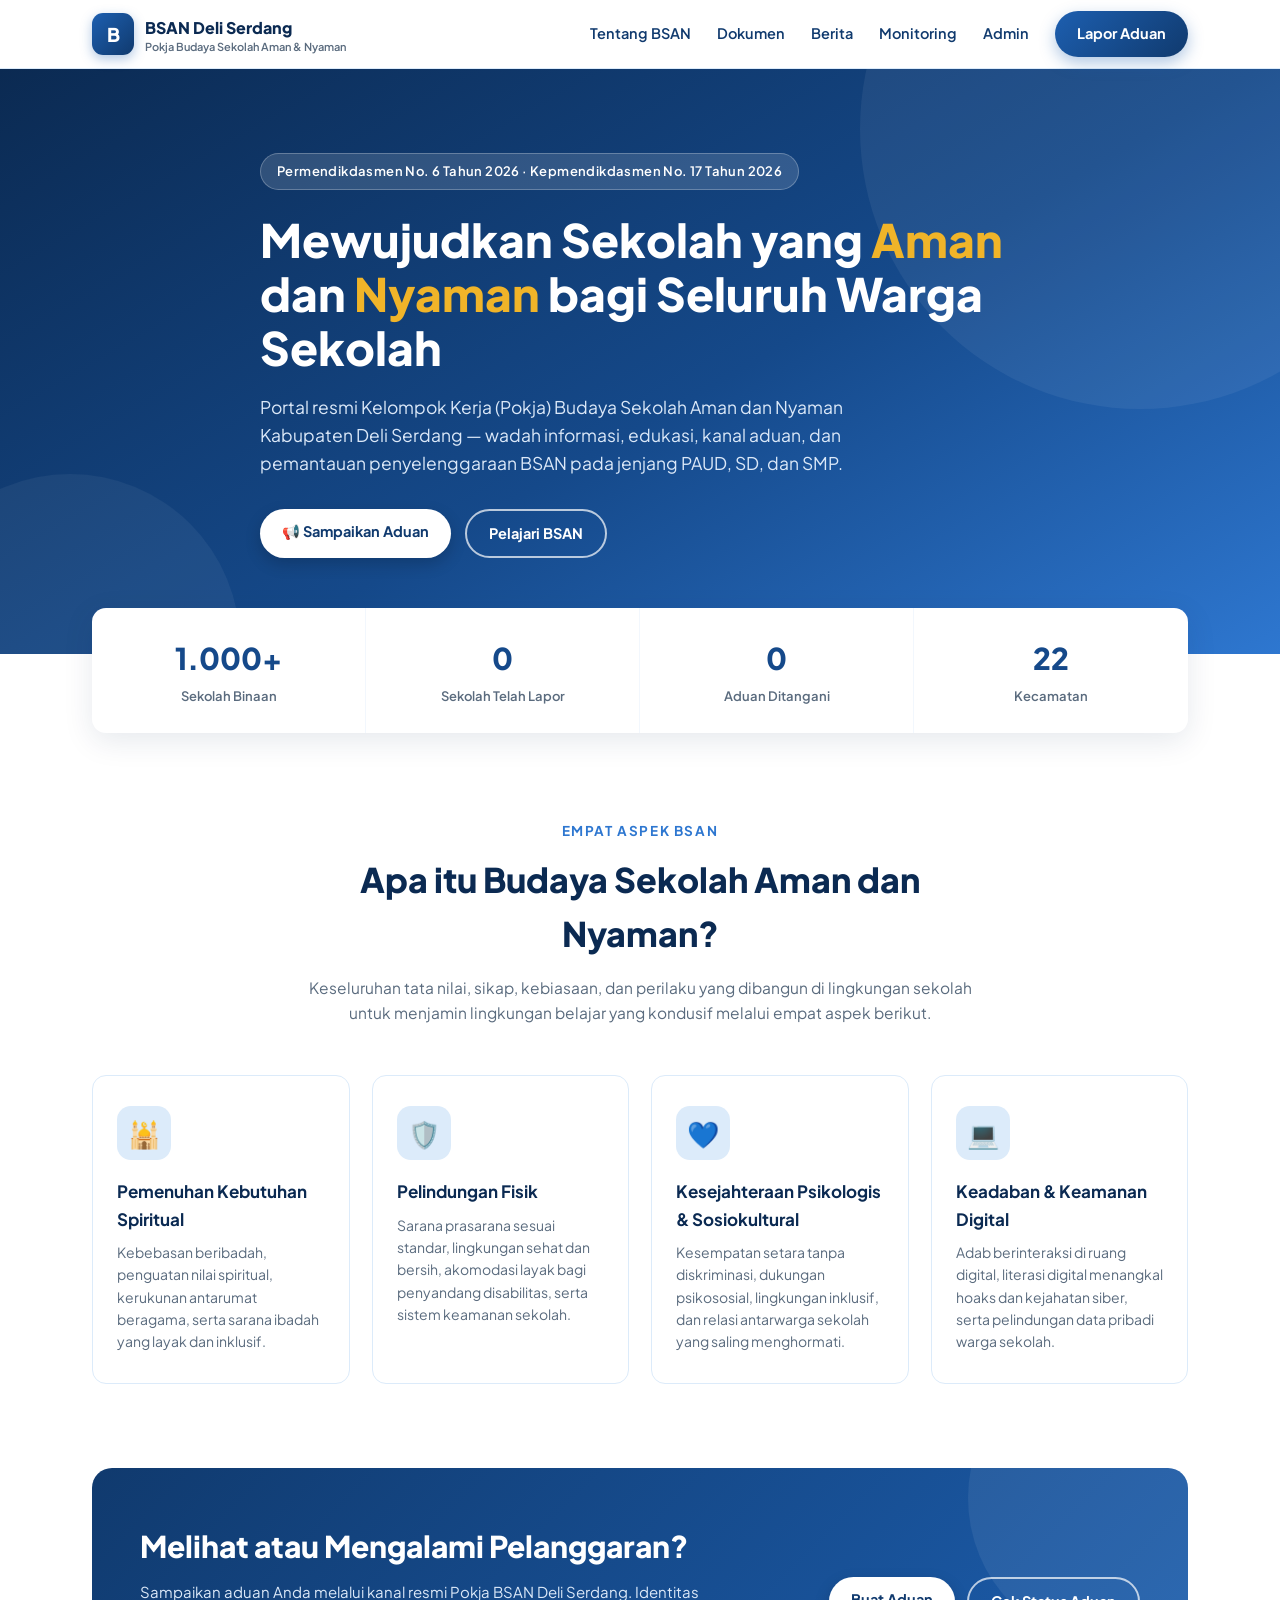
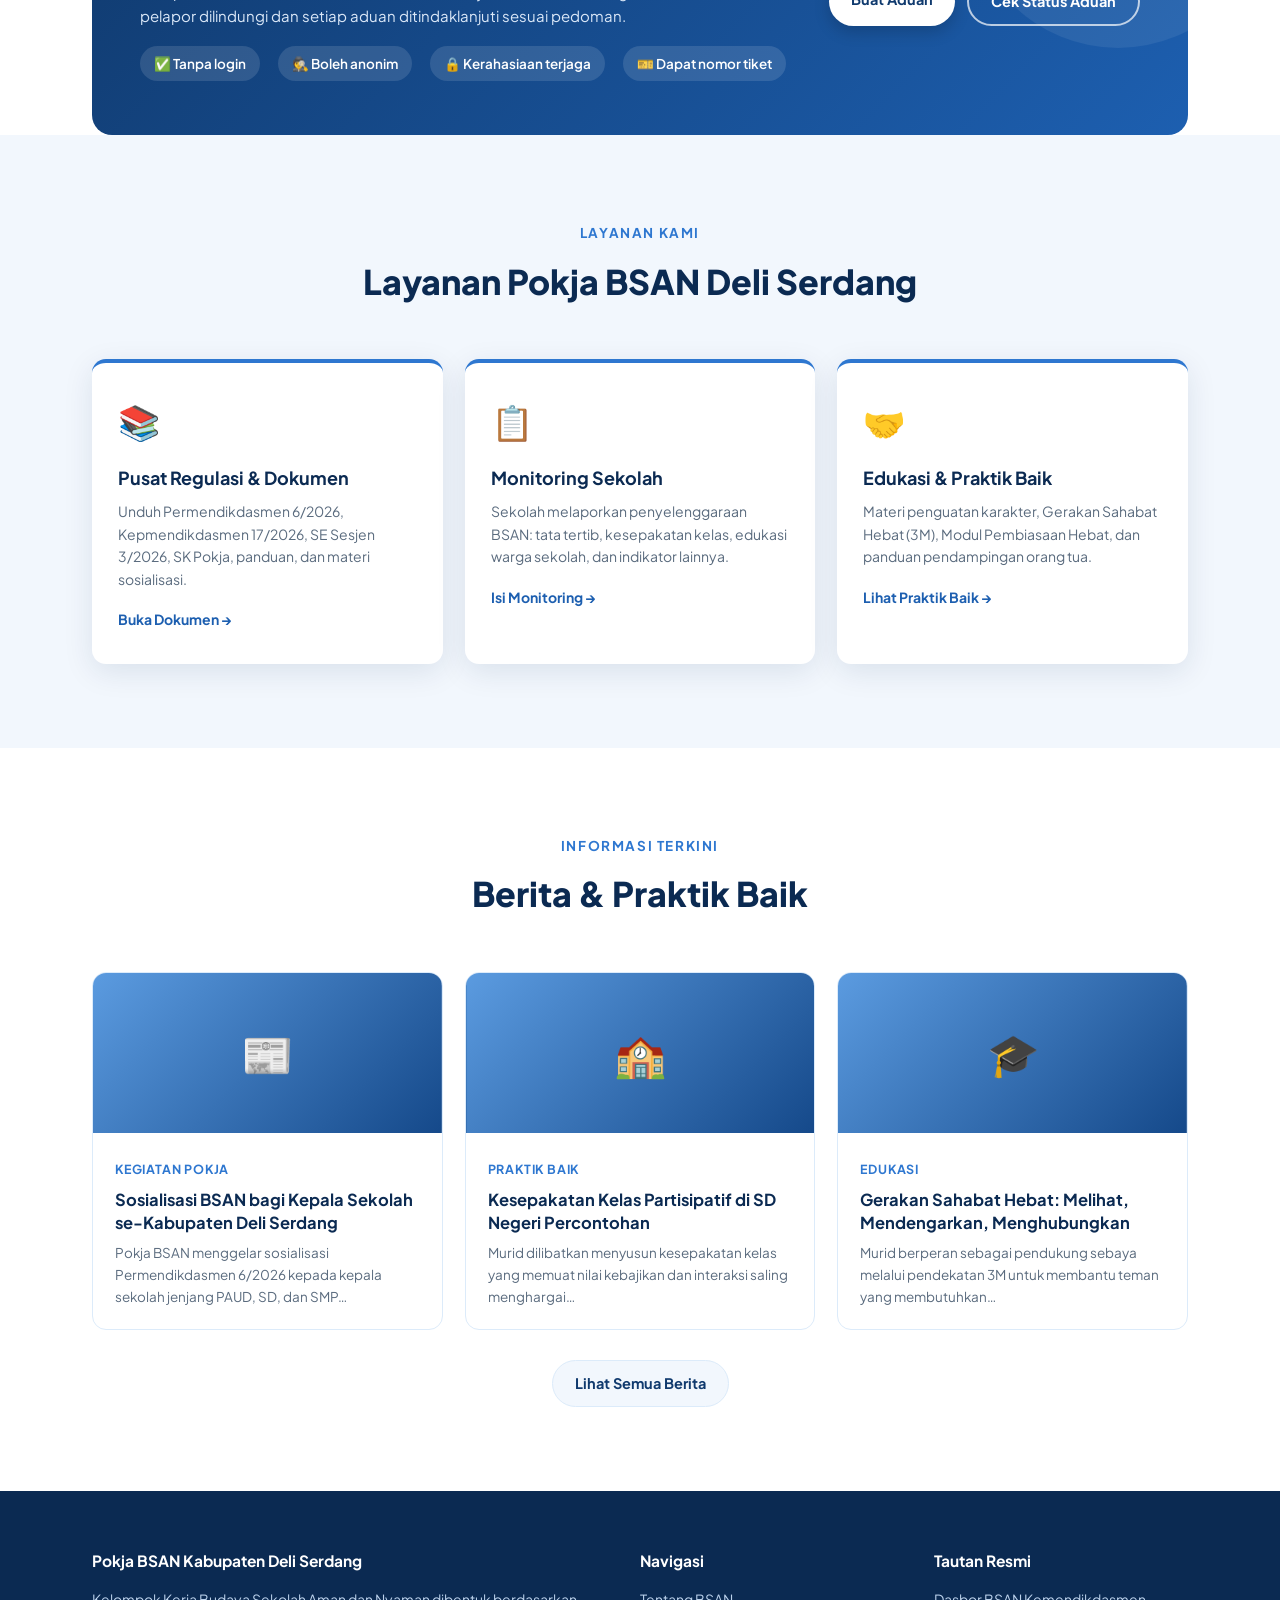
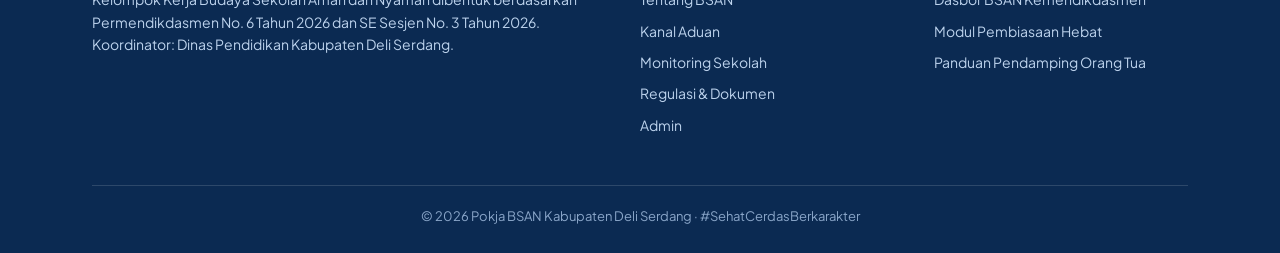
<file: index.html>
<!DOCTYPE html>
<html lang="id">
<head>
<meta charset="UTF-8">
<meta name="viewport" content="width=device-width, initial-scale=1.0">
<title>BSAN Deli Serdang — Budaya Sekolah Aman dan Nyaman</title>
<meta name="description" content="Portal resmi Pokja Budaya Sekolah Aman dan Nyaman (BSAN) Kabupaten Deli Serdang. Informasi, kanal aduan, dan monitoring penyelenggaraan BSAN.">
<link rel="preconnect" href="https://fonts.googleapis.com">
<link rel="preconnect" href="https://fonts.gstatic.com" crossorigin>
<link href="https://fonts.googleapis.com/css2?family=Plus+Jakarta+Sans:wght@400;500;600;700;800&display=swap" rel="stylesheet">
<link rel="stylesheet" href="style.css">
</head>
<body>

<!-- NAVBAR -->
<nav class="nav">
  <div class="wadah nav-isi">
    <a href="index.html" class="brand">
      <div class="logo">B</div>
      <div>BSAN Deli Serdang<small>Pokja Budaya Sekolah Aman &amp; Nyaman</small></div>
    </a>
    <div class="menu" id="menu">
      <a href="tentang.html">Tentang BSAN</a>
      <a href="dokumen.html">Dokumen</a>
      <a href="berita.html">Berita</a>
      <a href="monitoring.html">Monitoring</a>
      <a href="admin.html">Admin</a>
      <a href="aduan.html" class="tombol">Lapor Aduan</a>
    </div>
    <button class="burger" onclick="toggleMenu()">☰</button>
  </div>
</nav>

<!-- HERO -->
<header class="hero">
  <div class="wadah hero-isi">
    <span class="pita">Permendikdasmen No. 6 Tahun 2026 &middot; Kepmendikdasmen No. 17 Tahun 2026</span>
    <h1>Mewujudkan Sekolah yang <span>Aman</span> dan <span>Nyaman</span> bagi Seluruh Warga Sekolah</h1>
    <p>Portal resmi Kelompok Kerja (Pokja) Budaya Sekolah Aman dan Nyaman Kabupaten Deli Serdang — wadah informasi, edukasi, kanal aduan, dan pemantauan penyelenggaraan BSAN pada jenjang PAUD, SD, dan SMP.</p>
    <div class="hero-aksi">
      <a href="aduan.html" class="tombol putih">📢 Sampaikan Aduan</a>
      <a href="tentang.html" class="tombol garis">Pelajari BSAN</a>
    </div>
  </div>
</header>

<!-- STATISTIK -->
<div class="wadah statistik">
  <div class="stat-kartu">
    <div class="stat"><b id="st-sekolah">—</b><span>Sekolah Binaan</span></div>
    <div class="stat"><b id="st-monitoring">—</b><span>Sekolah Telah Lapor</span></div>
    <div class="stat"><b id="st-aduan">—</b><span>Aduan Ditangani</span></div>
    <div class="stat"><b>22</b><span>Kecamatan</span></div>
  </div>
</div>

<!-- TENTANG / 4 ASPEK -->
<section class="seksi" id="tentang">
  <div class="wadah">
    <div class="kepala">
      <span class="label">Empat Aspek BSAN</span>
      <h2>Apa itu Budaya Sekolah Aman dan Nyaman?</h2>
      <p>Keseluruhan tata nilai, sikap, kebiasaan, dan perilaku yang dibangun di lingkungan sekolah untuk menjamin lingkungan belajar yang kondusif melalui empat aspek berikut.</p>
    </div>
    <div class="grid4">
      <div class="aspek">
        <div class="ikon">🕌</div>
        <h3>Pemenuhan Kebutuhan Spiritual</h3>
        <p>Kebebasan beribadah, penguatan nilai spiritual, kerukunan antarumat beragama, serta sarana ibadah yang layak dan inklusif.</p>
      </div>
      <div class="aspek">
        <div class="ikon">🛡️</div>
        <h3>Pelindungan Fisik</h3>
        <p>Sarana prasarana sesuai standar, lingkungan sehat dan bersih, akomodasi layak bagi penyandang disabilitas, serta sistem keamanan sekolah.</p>
      </div>
      <div class="aspek">
        <div class="ikon">💙</div>
        <h3>Kesejahteraan Psikologis &amp; Sosiokultural</h3>
        <p>Kesempatan setara tanpa diskriminasi, dukungan psikososial, lingkungan inklusif, dan relasi antarwarga sekolah yang saling menghormati.</p>
      </div>
      <div class="aspek">
        <div class="ikon">💻</div>
        <h3>Keadaban &amp; Keamanan Digital</h3>
        <p>Adab berinteraksi di ruang digital, literasi digital menangkal hoaks dan kejahatan siber, serta pelindungan data pribadi warga sekolah.</p>
      </div>
    </div>
  </div>
</section>

<!-- CTA ADUAN -->
<section class="wadah" id="aduan-cta">
  <div class="cta">
    <div>
      <h2>Melihat atau Mengalami Pelanggaran?</h2>
      <p>Sampaikan aduan Anda melalui kanal resmi Pokja BSAN Deli Serdang. Identitas pelapor dilindungi dan setiap aduan ditindaklanjuti sesuai pedoman.</p>
      <div class="cta-poin">
        <span>✅ Tanpa login</span>
        <span>🕵️ Boleh anonim</span>
        <span>🔒 Kerahasiaan terjaga</span>
        <span>🎫 Dapat nomor tiket</span>
      </div>
    </div>
    <div class="aksi">
      <a href="aduan.html" class="tombol putih">Buat Aduan</a>
      <a href="cek-status.html" class="tombol garis">Cek Status Aduan</a>
    </div>
  </div>
</section>

<!-- LAYANAN -->
<section class="seksi abu" id="layanan">
  <div class="wadah">
    <div class="kepala">
      <span class="label">Layanan Kami</span>
      <h2>Layanan Pokja BSAN Deli Serdang</h2>
    </div>
    <div class="grid3">
      <div class="layanan">
        <div class="ikon">📚</div>
        <h3>Pusat Regulasi &amp; Dokumen</h3>
        <p>Unduh Permendikdasmen 6/2026, Kepmendikdasmen 17/2026, SE Sesjen 3/2026, SK Pokja, panduan, dan materi sosialisasi.</p>
        <a class="tautan" href="dokumen.html">Buka Dokumen →</a>
      </div>
      <div class="layanan">
        <div class="ikon">📋</div>
        <h3>Monitoring Sekolah</h3>
        <p>Sekolah melaporkan penyelenggaraan BSAN: tata tertib, kesepakatan kelas, edukasi warga sekolah, dan indikator lainnya.</p>
        <a class="tautan" href="monitoring.html">Isi Monitoring →</a>
      </div>
      <div class="layanan">
        <div class="ikon">🤝</div>
        <h3>Edukasi &amp; Praktik Baik</h3>
        <p>Materi penguatan karakter, Gerakan Sahabat Hebat (3M), Modul Pembiasaan Hebat, dan panduan pendampingan orang tua.</p>
        <a class="tautan" href="berita.html">Lihat Praktik Baik →</a>
      </div>
    </div>
  </div>
</section>

<!-- BERITA -->
<section class="seksi" id="berita">
  <div class="wadah">
    <div class="kepala">
      <span class="label">Informasi Terkini</span>
      <h2>Berita &amp; Praktik Baik</h2>
    </div>
    <div class="berita-grid" id="daftar-berita">
      <div class="muat">Memuat berita…</div>
    </div>
    <p style="text-align:center;margin-top:30px"><a href="berita.html" class="tombol netral">Lihat Semua Berita</a></p>
  </div>
</section>

<!-- FOOTER -->
<footer class="tanpa-jarak">
  <div class="wadah">
    <div class="footer-grid">
      <div>
        <h4>Pokja BSAN Kabupaten Deli Serdang</h4>
        <p>Kelompok Kerja Budaya Sekolah Aman dan Nyaman dibentuk berdasarkan Permendikdasmen No. 6 Tahun 2026 dan SE Sesjen No. 3 Tahun 2026. Koordinator: Dinas Pendidikan Kabupaten Deli Serdang.</p>
      </div>
      <div>
        <h4>Navigasi</h4>
        <a href="tentang.html">Tentang BSAN</a>
        <a href="aduan.html">Kanal Aduan</a>
        <a href="monitoring.html">Monitoring Sekolah</a>
        <a href="dokumen.html">Regulasi &amp; Dokumen</a>
        <a href="admin.html">Admin</a>
      </div>
      <div>
        <h4>Tautan Resmi</h4>
        <a href="https://cerdasberkarakter.kemendikdasmen.go.id/budayasekolahamannyaman/" target="_blank" rel="noopener">Dasbor BSAN Kemendikdasmen</a>
        <a href="https://cerdasberkarakter.kemendikdasmen.go.id/modulpembiasaanhebat/" target="_blank" rel="noopener">Modul Pembiasaan Hebat</a>
        <a href="https://cerdasberkarakter.kemendikdasmen.go.id/buku-panduan-pendamping-orangtua/" target="_blank" rel="noopener">Panduan Pendamping Orang Tua</a>
      </div>
    </div>
    <div class="footer-bawah">© 2026 Pokja BSAN Kabupaten Deli Serdang · #SehatCerdasBerkarakter</div>
  </div>
</footer>

<script src="config.js"></script>
<script src="app.js"></script>
<script>
// ---------- Statistik beranda ----------
(async function () {
  try {
    const d = await apiGet({ action: "stats" });
    document.getElementById("st-sekolah").textContent = d.sekolah_binaan || "—";
    document.getElementById("st-monitoring").textContent = d.monitoring || "0";
    document.getElementById("st-aduan").textContent = d.aduan || "0";
  } catch (e) {
    // Mode draft: tampilkan placeholder
    document.getElementById("st-sekolah").textContent = "1.000+";
    document.getElementById("st-monitoring").textContent = "0";
    document.getElementById("st-aduan").textContent = "0";
  }
})();

// ---------- 3 berita terbaru ----------
(async function () {
  const wadah = document.getElementById("daftar-berita");
  const IKON = { "Kegiatan Pokja": "📰", "Praktik Baik": "🏫", "Edukasi": "🎓", "Pengumuman": "📣" };
  try {
    const d = await apiGet({ action: "berita", limit: 3 });
    if (!d.items || !d.items.length) {
      wadah.innerHTML = '<div class="muat">Belum ada berita.</div>';
      return;
    }
    wadah.innerHTML = d.items.map(function (b) {
      const gambar = b.gambar_url
        ? '<div class="gambar" style="background-image:url(\'' + escapeHtml(b.gambar_url) + '\')"></div>'
        : '<div class="gambar">' + (IKON[b.kategori] || "📰") + "</div>";
      return (
        '<a href="berita-detail.html?id=' + encodeURIComponent(b.id) + '" class="kartu-berita">' +
        gambar +
        '<div class="isi"><span class="meta">' + escapeHtml(b.kategori) + " · " + fmtTanggal(b.tanggal) + "</span>" +
        "<h3>" + escapeHtml(b.judul) + "</h3>" +
        "<p>" + escapeHtml(String(b.isi || "").substring(0, 110)) + "…</p></div></a>"
      );
    }).join("");
  } catch (e) {
    // Mode draft: contoh berita placeholder
    wadah.innerHTML =
      '<a href="#" class="kartu-berita"><div class="gambar">📰</div><div class="isi"><span class="meta">Kegiatan Pokja</span><h3>Sosialisasi BSAN bagi Kepala Sekolah se-Kabupaten Deli Serdang</h3><p>Pokja BSAN menggelar sosialisasi Permendikdasmen 6/2026 kepada kepala sekolah jenjang PAUD, SD, dan SMP…</p></div></a>' +
      '<a href="#" class="kartu-berita"><div class="gambar">🏫</div><div class="isi"><span class="meta">Praktik Baik</span><h3>Kesepakatan Kelas Partisipatif di SD Negeri Percontohan</h3><p>Murid dilibatkan menyusun kesepakatan kelas yang memuat nilai kebajikan dan interaksi saling menghargai…</p></div></a>' +
      '<a href="#" class="kartu-berita"><div class="gambar">🎓</div><div class="isi"><span class="meta">Edukasi</span><h3>Gerakan Sahabat Hebat: Melihat, Mendengarkan, Menghubungkan</h3><p>Murid berperan sebagai pendukung sebaya melalui pendekatan 3M untuk membantu teman yang membutuhkan…</p></div></a>';
  }
})();
</script>
</body>
</html>
</file>
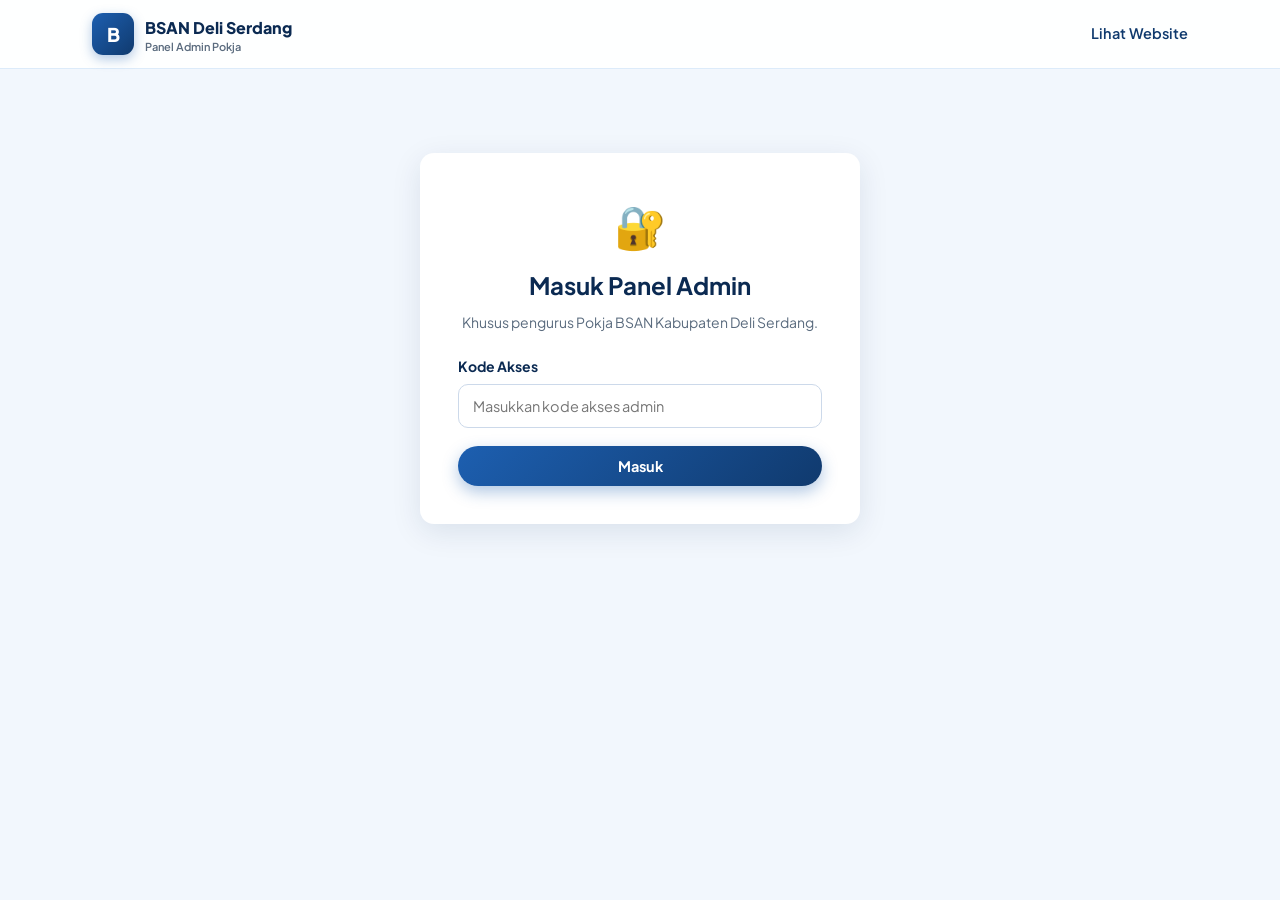
<file: admin.html>
<!DOCTYPE html>
<html lang="id">
<head>
<meta charset="UTF-8">
<meta name="viewport" content="width=device-width, initial-scale=1.0">
<title>Admin — BSAN Deli Serdang</title>
<meta name="robots" content="noindex,nofollow">
<link rel="preconnect" href="https://fonts.googleapis.com">
<link rel="preconnect" href="https://fonts.gstatic.com" crossorigin>
<link href="https://fonts.googleapis.com/css2?family=Plus+Jakarta+Sans:wght@400;500;600;700;800&display=swap" rel="stylesheet">
<link rel="stylesheet" href="style.css">
</head>
<body style="background:var(--biru-50)">

<nav class="nav">
  <div class="wadah nav-isi">
    <a href="index.html" class="brand">
      <div class="logo">B</div>
      <div>BSAN Deli Serdang<small>Panel Admin Pokja</small></div>
    </a>
    <div class="menu" id="menu">
      <a href="index.html">Lihat Website</a>
      <a href="#" id="tombol-keluar" class="tombol kecil tersembunyi">Keluar</a>
    </div>
    <button class="burger" onclick="toggleMenu()">☰</button>
  </div>
</nav>

<!-- ===== LOGIN ===== -->
<section class="seksi" id="layar-login">
  <div class="wadah">
    <div class="form-kartu" style="max-width:440px;text-align:center">
      <div style="font-size:42px">🔐</div>
      <h2 style="color:var(--biru-900);margin:8px 0 6px">Masuk Panel Admin</h2>
      <p style="color:var(--teks-muda);font-size:14px;margin-bottom:22px">Khusus pengurus Pokja BSAN Kabupaten Deli Serdang.</p>
      <form id="form-login">
        <div class="field" style="text-align:left">
          <label for="token">Kode Akses</label>
          <input type="password" id="token" placeholder="Masukkan kode akses admin" autocomplete="current-password">
        </div>
        <div class="peringatan" id="login-error" style="display:none"></div>
        <button type="submit" class="tombol" id="tombol-login" style="width:100%">Masuk</button>
      </form>
    </div>
  </div>
</section>

<!-- ===== PANEL ===== -->
<section class="seksi rapat tersembunyi" id="layar-panel">
  <div class="wadah">

    <div class="admin-tab">
      <button data-tab="aduan" class="aktif">📢 Aduan</button>
      <button data-tab="monitoring">📋 Monitoring</button>
      <button data-tab="berita">📰 Berita</button>
      <button data-tab="dokumen">📚 Dokumen</button>
    </div>

    <!-- TAB ADUAN -->
    <div class="panel" id="tab-aduan">
      <div class="panel-kepala">
        <h2 style="margin:0">Daftar Aduan</h2>
        <button class="tombol kecil netral" onclick="muatAduan()">↻ Muat Ulang</button>
      </div>
      <div id="isi-aduan"><div class="muat">Memuat…</div></div>
    </div>

    <!-- TAB MONITORING -->
    <div class="panel tersembunyi" id="tab-monitoring">
      <div class="panel-kepala">
        <h2 style="margin:0">Rekap Monitoring Sekolah</h2>
        <button class="tombol kecil netral" onclick="muatMonitoring()">↻ Muat Ulang</button>
      </div>
      <div id="isi-monitoring"><div class="muat">Memuat…</div></div>
    </div>

    <!-- TAB BERITA -->
    <div class="panel tersembunyi" id="tab-berita">
      <div class="panel-kepala">
        <h2 style="margin:0">Kelola Berita</h2>
        <button class="tombol kecil" onclick="bukaFormBerita()">＋ Tulis Berita</button>
      </div>
      <div id="isi-berita"><div class="muat">Memuat…</div></div>
    </div>

    <!-- TAB DOKUMEN -->
    <div class="panel tersembunyi" id="tab-dokumen">
      <div class="panel-kepala">
        <h2 style="margin:0">Kelola Dokumen</h2>
        <button class="tombol kecil" onclick="bukaFormDokumen()">＋ Tambah Dokumen</button>
      </div>
      <div id="isi-dokumen"><div class="muat">Memuat…</div></div>
    </div>

  </div>
</section>

<!-- ===== MODAL ===== -->
<div class="modal-latar tersembunyi" id="modal-latar">
  <div class="modal" id="modal-isi"></div>
</div>

<script src="config.js"></script>
<script src="app.js"></script>
<script>
/* ================= AUTENTIKASI ================= */
let TOKEN = sessionStorage.getItem("bsan_token") || "";

function tampilkanPanel() {
  document.getElementById("layar-login").classList.add("tersembunyi");
  document.getElementById("layar-panel").classList.remove("tersembunyi");
  document.getElementById("tombol-keluar").classList.remove("tersembunyi");
  muatAduan();
}

document.getElementById("form-login").addEventListener("submit", async function (ev) {
  ev.preventDefault();
  const err = document.getElementById("login-error");
  const tombol = document.getElementById("tombol-login");
  const token = document.getElementById("token").value.trim();
  err.style.display = "none";
  if (!token) return;
  tombol.disabled = true; tombol.textContent = "Memeriksa…";
  try {
    await apiPost({ action: "login", token: token });
    TOKEN = token;
    sessionStorage.setItem("bsan_token", token);
    tampilkanPanel();
  } catch (e) {
    err.textContent =
      e.message === "API_BELUM_DIKONFIGURASI"
        ? "Mode draft: backend belum terhubung."
        : "Kode akses salah atau koneksi gagal.";
    err.style.display = "block";
  }
  tombol.disabled = false; tombol.textContent = "Masuk";
});

document.getElementById("tombol-keluar").addEventListener("click", function (ev) {
  ev.preventDefault();
  sessionStorage.removeItem("bsan_token");
  location.reload();
});

if (TOKEN) {
  apiPost({ action: "login", token: TOKEN })
    .then(tampilkanPanel)
    .catch(function () { sessionStorage.removeItem("bsan_token"); });
}

/* ================= TAB ================= */
document.querySelectorAll(".admin-tab button").forEach(function (b) {
  b.addEventListener("click", function () {
    document.querySelectorAll(".admin-tab button").forEach(function (x) { x.classList.remove("aktif"); });
    b.classList.add("aktif");
    ["aduan","monitoring","berita","dokumen"].forEach(function (t) {
      document.getElementById("tab-" + t).classList.toggle("tersembunyi", t !== b.dataset.tab);
    });
    if (b.dataset.tab === "aduan") muatAduan();
    if (b.dataset.tab === "monitoring") muatMonitoring();
    if (b.dataset.tab === "berita") muatBerita();
    if (b.dataset.tab === "dokumen") muatDokumen();
  });
});

/* ================= MODAL ================= */
function bukaModal(html) {
  document.getElementById("modal-isi").innerHTML = html;
  document.getElementById("modal-latar").classList.remove("tersembunyi");
}
function tutupModal() {
  document.getElementById("modal-latar").classList.add("tersembunyi");
}
document.getElementById("modal-latar").addEventListener("click", function (ev) {
  if (ev.target === this) tutupModal();
});

/* ================= ADUAN ================= */
let DATA_ADUAN = [];

async function muatAduan() {
  const w = document.getElementById("isi-aduan");
  w.innerHTML = '<div class="muat">Memuat…</div>';
  try {
    const d = await apiGet({ action: "admin_aduan", token: TOKEN });
    DATA_ADUAN = d.items || [];
    if (!DATA_ADUAN.length) { w.innerHTML = '<div class="muat">Belum ada aduan masuk.</div>'; return; }
    w.innerHTML =
      '<div class="tabel-bungkus"><table class="tabel"><thead><tr>' +
      "<th>Tiket</th><th>Tanggal</th><th>Sekolah</th><th>Kategori</th><th>Pelapor</th><th>Status</th><th></th>" +
      "</tr></thead><tbody>" +
      DATA_ADUAN.map(function (a, i) {
        return "<tr>" +
          "<td><b>" + escapeHtml(a.ticket_id) + "</b></td>" +
          "<td>" + fmtTanggal(a.timestamp) + "</td>" +
          "<td>" + escapeHtml(a.sekolah) + " (" + escapeHtml(a.jenjang) + ")</td>" +
          "<td>" + escapeHtml(a.kategori) + "</td>" +
          "<td>" + (a.anonim === "Y" ? "<i>Anonim</i>" : escapeHtml(a.nama || "-")) + "</td>" +
          "<td>" + badgeStatus(a.status) + "</td>" +
          '<td><button class="tombol kecil netral" onclick="detailAduan(' + i + ')">Detail</button></td>' +
          "</tr>";
      }).join("") +
      "</tbody></table></div>";
  } catch (e) { w.innerHTML = '<div class="peringatan">' + escapeHtml(pesanGalat(e)) + "</div>"; }
}

function detailAduan(i) {
  const a = DATA_ADUAN[i];
  bukaModal(
    "<h3>Aduan " + escapeHtml(a.ticket_id) + "</h3>" +
    '<div class="detail-baris"><b>Tanggal Masuk</b><span>' + fmtTanggal(a.timestamp) + "</span></div>" +
    '<div class="detail-baris"><b>Pelapor</b><span>' + (a.anonim === "Y" ? "Anonim" : escapeHtml(a.nama || "-") + " (" + escapeHtml(a.peran || "-") + ")") + "</span></div>" +
    (a.anonim !== "Y" ? '<div class="detail-baris"><b>Kontak</b><span>' + escapeHtml(a.kontak || "-") + "</span></div>" : "") +
    '<div class="detail-baris"><b>Sekolah</b><span>' + escapeHtml(a.sekolah) + " (" + escapeHtml(a.jenjang) + ")</span></div>" +
    '<div class="detail-baris"><b>Kategori</b><span>' + escapeHtml(a.kategori) + "</span></div>" +
    '<div class="detail-baris"><b>Uraian</b><span>' + escapeHtml(a.uraian) + "</span></div>" +
    '<div class="detail-baris"><b>Waktu Kejadian</b><span>' + (a.waktu_kejadian ? fmtTanggal(a.waktu_kejadian) : "-") + "</span></div>" +
    '<div class="detail-baris"><b>Tempat</b><span>' + escapeHtml(a.tempat || "-") + "</span></div>" +
    '<div class="detail-baris"><b>Pihak Terlibat</b><span>' + escapeHtml(a.pihak_terlibat || "-") + "</span></div>" +
    '<div class="detail-baris"><b>Saksi</b><span>' + escapeHtml(a.saksi || "-") + "</span></div>" +
    '<div class="field" style="margin-top:18px"><label>Status Penanganan</label>' +
    '<select id="m-status">' +
    ["Diterima","Diverifikasi","Ditindaklanjuti","Dirujuk","Selesai","Spam"].map(function (s) {
      return '<option' + (a.status === s ? " selected" : "") + ">" + s + "</option>";
    }).join("") +
    "</select></div>" +
    '<div class="field"><label>Catatan Penanganan</label><textarea id="m-catatan" style="min-height:80px">' + escapeHtml(a.catatan_admin || "") + "</textarea></div>" +
    '<div class="peringatan" id="m-error" style="display:none"></div>' +
    '<div style="display:flex;gap:10px;justify-content:flex-end;flex-wrap:wrap">' +
    '<button class="tombol netral" onclick="tutupModal()">Tutup</button>' +
    '<button class="tombol" id="m-simpan" onclick="simpanAduan(\'' + escapeHtml(a.ticket_id) + "')\">Simpan Perubahan</button>" +
    "</div>"
  );
}

async function simpanAduan(ticket) {
  const tombol = document.getElementById("m-simpan");
  tombol.disabled = true; tombol.textContent = "Menyimpan…";
  try {
    await apiPost({
      action: "aduan_update",
      token: TOKEN,
      ticket_id: ticket,
      status: document.getElementById("m-status").value,
      catatan_admin: document.getElementById("m-catatan").value.trim(),
    });
    tutupModal();
    muatAduan();
  } catch (e) {
    const err = document.getElementById("m-error");
    err.textContent = pesanGalat(e); err.style.display = "block";
    tombol.disabled = false; tombol.textContent = "Simpan Perubahan";
  }
}

/* ================= MONITORING ================= */
const NAMA_INDIKATOR = {
  tata_tertib: "Tata tertib & kode etik ditetapkan",
  kesepakatan_kelas: "Kesepakatan kelas melibatkan murid",
  edukasi_warga: "Edukasi warga sekolah berjalan",
  pembagian_peran: "Pembagian peran warga sekolah",
  kanal_internal: "Kanal pelaporan internal tersedia",
  modul_pkh: "Modul Pembiasaan Hebat diimplementasikan",
  panduan_ortu: "Panduan orang tua disosialisasikan",
  kemitraan: "Kemitraan orang tua & komite terbangun",
};

async function muatMonitoring() {
  const w = document.getElementById("isi-monitoring");
  w.innerHTML = '<div class="muat">Memuat…</div>';
  try {
    const d = await apiGet({ action: "admin_monitoring", token: TOKEN });
    const r = d.rekap;
    let html =
      '<div class="rekap-grid">' +
      '<div class="rekap-kartu"><b>' + r.total_sekolah + "</b><span>Sekolah Telah Lapor</span></div>" +
      '<div class="rekap-kartu"><b>' + (r.per_jenjang.PAUD || 0) + "</b><span>PAUD</span></div>" +
      '<div class="rekap-kartu"><b>' + (r.per_jenjang.SD || 0) + "</b><span>SD</span></div>" +
      '<div class="rekap-kartu"><b>' + (r.per_jenjang.SMP || 0) + "</b><span>SMP</span></div>" +
      "</div>";

    html += '<h3 style="color:var(--biru-900);margin:8px 0 14px">Capaian per Indikator</h3>';
    Object.keys(NAMA_INDIKATOR).forEach(function (k) {
      const persen = r.total_sekolah ? Math.round(((r.indikator[k] || 0) / r.total_sekolah) * 100) : 0;
      html +=
        '<div style="margin-bottom:12px"><div style="display:flex;justify-content:space-between;font-size:13.5px;font-weight:600;margin-bottom:4px">' +
        "<span>" + NAMA_INDIKATOR[k] + "</span><span>" + (r.indikator[k] || 0) + " sekolah (" + persen + "%)</span></div>" +
        '<div class="bar-bungkus"><div class="bar-isi" style="width:' + Math.max(persen, 4) + '%">' + persen + "%</div></div></div>";
    });

    html += '<h3 style="color:var(--biru-900);margin:26px 0 14px">Sekolah per Kecamatan</h3>';
    html += '<div class="tabel-bungkus"><table class="tabel"><thead><tr><th>Kecamatan</th><th>Jumlah Sekolah Lapor</th></tr></thead><tbody>';
    Object.keys(r.per_kecamatan).sort().forEach(function (kec) {
      html += "<tr><td>" + escapeHtml(kec) + "</td><td>" + r.per_kecamatan[kec] + "</td></tr>";
    });
    html += "</tbody></table></div>";

    html += '<h3 style="color:var(--biru-900);margin:26px 0 14px">Data Terbaru per Sekolah</h3>';
    html += '<div class="tabel-bungkus"><table class="tabel"><thead><tr><th>NPSN</th><th>Sekolah</th><th>Jenjang</th><th>Kecamatan</th><th>Pengisi</th><th>Jabatan</th><th>Terakhir Lapor</th><th>Capaian</th></tr></thead><tbody>';
    (d.items || []).forEach(function (m) {
      html += "<tr><td>" + escapeHtml(m.npsn) + "</td><td>" + escapeHtml(m.sekolah) + "</td><td>" + escapeHtml(m.jenjang) +
        "</td><td>" + escapeHtml(m.kecamatan) + "</td><td>" + escapeHtml(m.nama_pengisi) + "</td><td>" + escapeHtml(m.jabatan_pengisi) +
        "</td><td>" + fmtTanggal(m.timestamp) + "</td><td>" + m.capaian + "/8</td></tr>";
    });
    html += "</tbody></table></div>";
    html += '<p class="bantuan" style="margin-top:14px">💡 Data lengkap dapat dibuka langsung di Google Sheets untuk diolah menjadi laporan tahunan Pokja.</p>';
    w.innerHTML = html;
  } catch (e) { w.innerHTML = '<div class="peringatan">' + escapeHtml(pesanGalat(e)) + "</div>"; }
}

/* ================= BERITA ================= */
let DATA_BERITA = [];

async function muatBerita() {
  const w = document.getElementById("isi-berita");
  w.innerHTML = '<div class="muat">Memuat…</div>';
  try {
    const d = await apiGet({ action: "admin_berita", token: TOKEN });
    DATA_BERITA = d.items || [];
    if (!DATA_BERITA.length) { w.innerHTML = '<div class="muat">Belum ada berita. Klik "＋ Tulis Berita".</div>'; return; }
    w.innerHTML =
      '<div class="tabel-bungkus"><table class="tabel"><thead><tr><th>Tanggal</th><th>Judul</th><th>Kategori</th><th>Status</th><th></th></tr></thead><tbody>' +
      DATA_BERITA.map(function (b, i) {
        return "<tr><td>" + fmtTanggal(b.tanggal) + "</td><td><b>" + escapeHtml(b.judul) + "</b></td><td>" + escapeHtml(b.kategori) +
          "</td><td>" + badgeStatus(b.status) + "</td>" +
          '<td style="white-space:nowrap"><button class="tombol kecil netral" onclick="bukaFormBerita(' + i + ')">Edit</button> ' +
          '<button class="tombol kecil bahaya" onclick="hapusBerita(\'' + escapeHtml(b.id) + "')\">Hapus</button></td></tr>";
      }).join("") +
      "</tbody></table></div>";
  } catch (e) { w.innerHTML = '<div class="peringatan">' + escapeHtml(pesanGalat(e)) + "</div>"; }
}

function bukaFormBerita(i) {
  const b = i === undefined ? { id: "", judul: "", kategori: "Kegiatan Pokja", isi: "", gambar_url: "", status: "Tayang", tanggal: new Date().toISOString().slice(0, 10) } : DATA_BERITA[i];
  bukaModal(
    "<h3>" + (i === undefined ? "Tulis Berita Baru" : "Edit Berita") + "</h3>" +
    '<input type="hidden" id="b-id" value="' + escapeHtml(b.id) + '">' +
    '<div class="field"><label>Judul</label><input type="text" id="b-judul" value="' + escapeHtml(b.judul) + '"></div>' +
    '<div class="baris2">' +
    '<div class="field"><label>Tanggal</label><input type="date" id="b-tanggal" value="' + escapeHtml(String(b.tanggal).slice(0, 10)) + '"></div>' +
    '<div class="field"><label>Kategori</label><select id="b-kategori">' +
    ["Kegiatan Pokja","Praktik Baik","Edukasi","Pengumuman"].map(function (k) {
      return "<option" + (b.kategori === k ? " selected" : "") + ">" + k + "</option>";
    }).join("") + "</select></div></div>" +
    '<div class="field"><label>Isi Berita</label><textarea id="b-isi" style="min-height:160px">' + escapeHtml(b.isi) + "</textarea>" +
    '<div class="bantuan">Pisahkan paragraf dengan baris kosong (Enter dua kali).</div></div>' +
    '<div class="field"><label>URL Gambar <span class="ops">— opsional</span></label><input type="url" id="b-gambar" value="' + escapeHtml(b.gambar_url || "") + '" placeholder="https://...">' +
    '<div class="bantuan">Bisa memakai tautan gambar dari Google Drive (atur akses: siapa saja dengan link).</div></div>' +
    '<div class="field"><label>Status</label><select id="b-status">' +
    ["Tayang","Draft"].map(function (s) { return "<option" + (b.status === s ? " selected" : "") + ">" + s + "</option>"; }).join("") +
    "</select></div>" +
    '<div class="peringatan" id="m-error" style="display:none"></div>' +
    '<div style="display:flex;gap:10px;justify-content:flex-end;flex-wrap:wrap">' +
    '<button class="tombol netral" onclick="tutupModal()">Batal</button>' +
    '<button class="tombol" id="m-simpan" onclick="simpanBerita()">Simpan</button></div>'
  );
}

async function simpanBerita() {
  const tombol = document.getElementById("m-simpan");
  const err = document.getElementById("m-error");
  const data = {
    action: "berita_simpan",
    token: TOKEN,
    id: document.getElementById("b-id").value,
    judul: document.getElementById("b-judul").value.trim(),
    tanggal: document.getElementById("b-tanggal").value,
    kategori: document.getElementById("b-kategori").value,
    isi: document.getElementById("b-isi").value.trim(),
    gambar_url: document.getElementById("b-gambar").value.trim(),
    status: document.getElementById("b-status").value,
  };
  if (!data.judul || !data.isi) {
    err.textContent = "Judul dan isi berita wajib diisi."; err.style.display = "block"; return;
  }
  tombol.disabled = true; tombol.textContent = "Menyimpan…";
  try { await apiPost(data); tutupModal(); muatBerita(); }
  catch (e) {
    err.textContent = pesanGalat(e); err.style.display = "block";
    tombol.disabled = false; tombol.textContent = "Simpan";
  }
}

async function hapusBerita(id) {
  if (!confirm("Yakin menghapus berita ini? Tindakan tidak dapat dibatalkan.")) return;
  try { await apiPost({ action: "berita_hapus", token: TOKEN, id: id }); muatBerita(); }
  catch (e) { alert(pesanGalat(e)); }
}

/* ================= DOKUMEN ================= */
let DATA_DOKUMEN = [];

async function muatDokumen() {
  const w = document.getElementById("isi-dokumen");
  w.innerHTML = '<div class="muat">Memuat…</div>';
  try {
    const d = await apiGet({ action: "admin_dokumen", token: TOKEN });
    DATA_DOKUMEN = d.items || [];
    if (!DATA_DOKUMEN.length) { w.innerHTML = '<div class="muat">Belum ada dokumen. Klik "＋ Tambah Dokumen".</div>'; return; }
    w.innerHTML =
      '<div class="tabel-bungkus"><table class="tabel"><thead><tr><th>Judul</th><th>Kategori</th><th>Tautan</th><th></th></tr></thead><tbody>' +
      DATA_DOKUMEN.map(function (x, i) {
        return "<tr><td><b>" + escapeHtml(x.judul) + "</b><br><span style='color:var(--teks-muda);font-size:12.5px'>" + escapeHtml(x.deskripsi || "") + "</span></td>" +
          "<td>" + escapeHtml(x.kategori) + "</td>" +
          '<td><a class="tautan" href="' + escapeHtml(x.file_url) + '" target="_blank" rel="noopener">Buka ↗</a></td>' +
          '<td style="white-space:nowrap"><button class="tombol kecil netral" onclick="bukaFormDokumen(' + i + ')">Edit</button> ' +
          '<button class="tombol kecil bahaya" onclick="hapusDokumen(\'' + escapeHtml(x.id) + "')\">Hapus</button></td></tr>";
      }).join("") +
      "</tbody></table></div>";
  } catch (e) { w.innerHTML = '<div class="peringatan">' + escapeHtml(pesanGalat(e)) + "</div>"; }
}

function bukaFormDokumen(i) {
  const x = i === undefined ? { id: "", judul: "", kategori: "Regulasi", deskripsi: "", file_url: "" } : DATA_DOKUMEN[i];
  bukaModal(
    "<h3>" + (i === undefined ? "Tambah Dokumen" : "Edit Dokumen") + "</h3>" +
    '<input type="hidden" id="d-id" value="' + escapeHtml(x.id) + '">' +
    '<div class="field"><label>Judul Dokumen</label><input type="text" id="d-judul" value="' + escapeHtml(x.judul) + '" placeholder="Contoh: Permendikdasmen No. 6 Tahun 2026"></div>' +
    '<div class="field"><label>Kategori</label><select id="d-kategori">' +
    ["Regulasi","Pedoman","Panduan","Materi Sosialisasi","SK & Administrasi","Lainnya"].map(function (k) {
      return "<option" + (x.kategori === k ? " selected" : "") + ">" + k + "</option>";
    }).join("") + "</select></div>" +
    '<div class="field"><label>Deskripsi Singkat</label><input type="text" id="d-deskripsi" value="' + escapeHtml(x.deskripsi || "") + '"></div>' +
    '<div class="field"><label>Tautan File</label><input type="url" id="d-url" value="' + escapeHtml(x.file_url || "") + '" placeholder="https://drive.google.com/...">' +
    '<div class="bantuan">Unggah PDF ke Google Drive Pokja → klik kanan → Bagikan → "Siapa saja yang memiliki link" → salin link ke sini.</div></div>' +
    '<div class="peringatan" id="m-error" style="display:none"></div>' +
    '<div style="display:flex;gap:10px;justify-content:flex-end;flex-wrap:wrap">' +
    '<button class="tombol netral" onclick="tutupModal()">Batal</button>' +
    '<button class="tombol" id="m-simpan" onclick="simpanDokumen()">Simpan</button></div>'
  );
}

async function simpanDokumen() {
  const tombol = document.getElementById("m-simpan");
  const err = document.getElementById("m-error");
  const data = {
    action: "dokumen_simpan",
    token: TOKEN,
    id: document.getElementById("d-id").value,
    judul: document.getElementById("d-judul").value.trim(),
    kategori: document.getElementById("d-kategori").value,
    deskripsi: document.getElementById("d-deskripsi").value.trim(),
    file_url: document.getElementById("d-url").value.trim(),
  };
  if (!data.judul || !data.file_url) {
    err.textContent = "Judul dan tautan file wajib diisi."; err.style.display = "block"; return;
  }
  tombol.disabled = true; tombol.textContent = "Menyimpan…";
  try { await apiPost(data); tutupModal(); muatDokumen(); }
  catch (e) {
    err.textContent = pesanGalat(e); err.style.display = "block";
    tombol.disabled = false; tombol.textContent = "Simpan";
  }
}

async function hapusDokumen(id) {
  if (!confirm("Yakin menghapus dokumen ini dari daftar?")) return;
  try { await apiPost({ action: "dokumen_hapus", token: TOKEN, id: id }); muatDokumen(); }
  catch (e) { alert(pesanGalat(e)); }
}

/* ================= UTIL ================= */
function pesanGalat(e) {
  if (e.message === "API_BELUM_DIKONFIGURASI") return "Mode draft: backend belum terhubung (isi config.js dulu).";
  if (e.message === "TOKEN_SALAH") return "Sesi berakhir atau kode akses salah. Silakan keluar lalu masuk kembali.";
  return "Terjadi kesalahan: " + e.message;
}
</script>
</body>
</html>
</file>
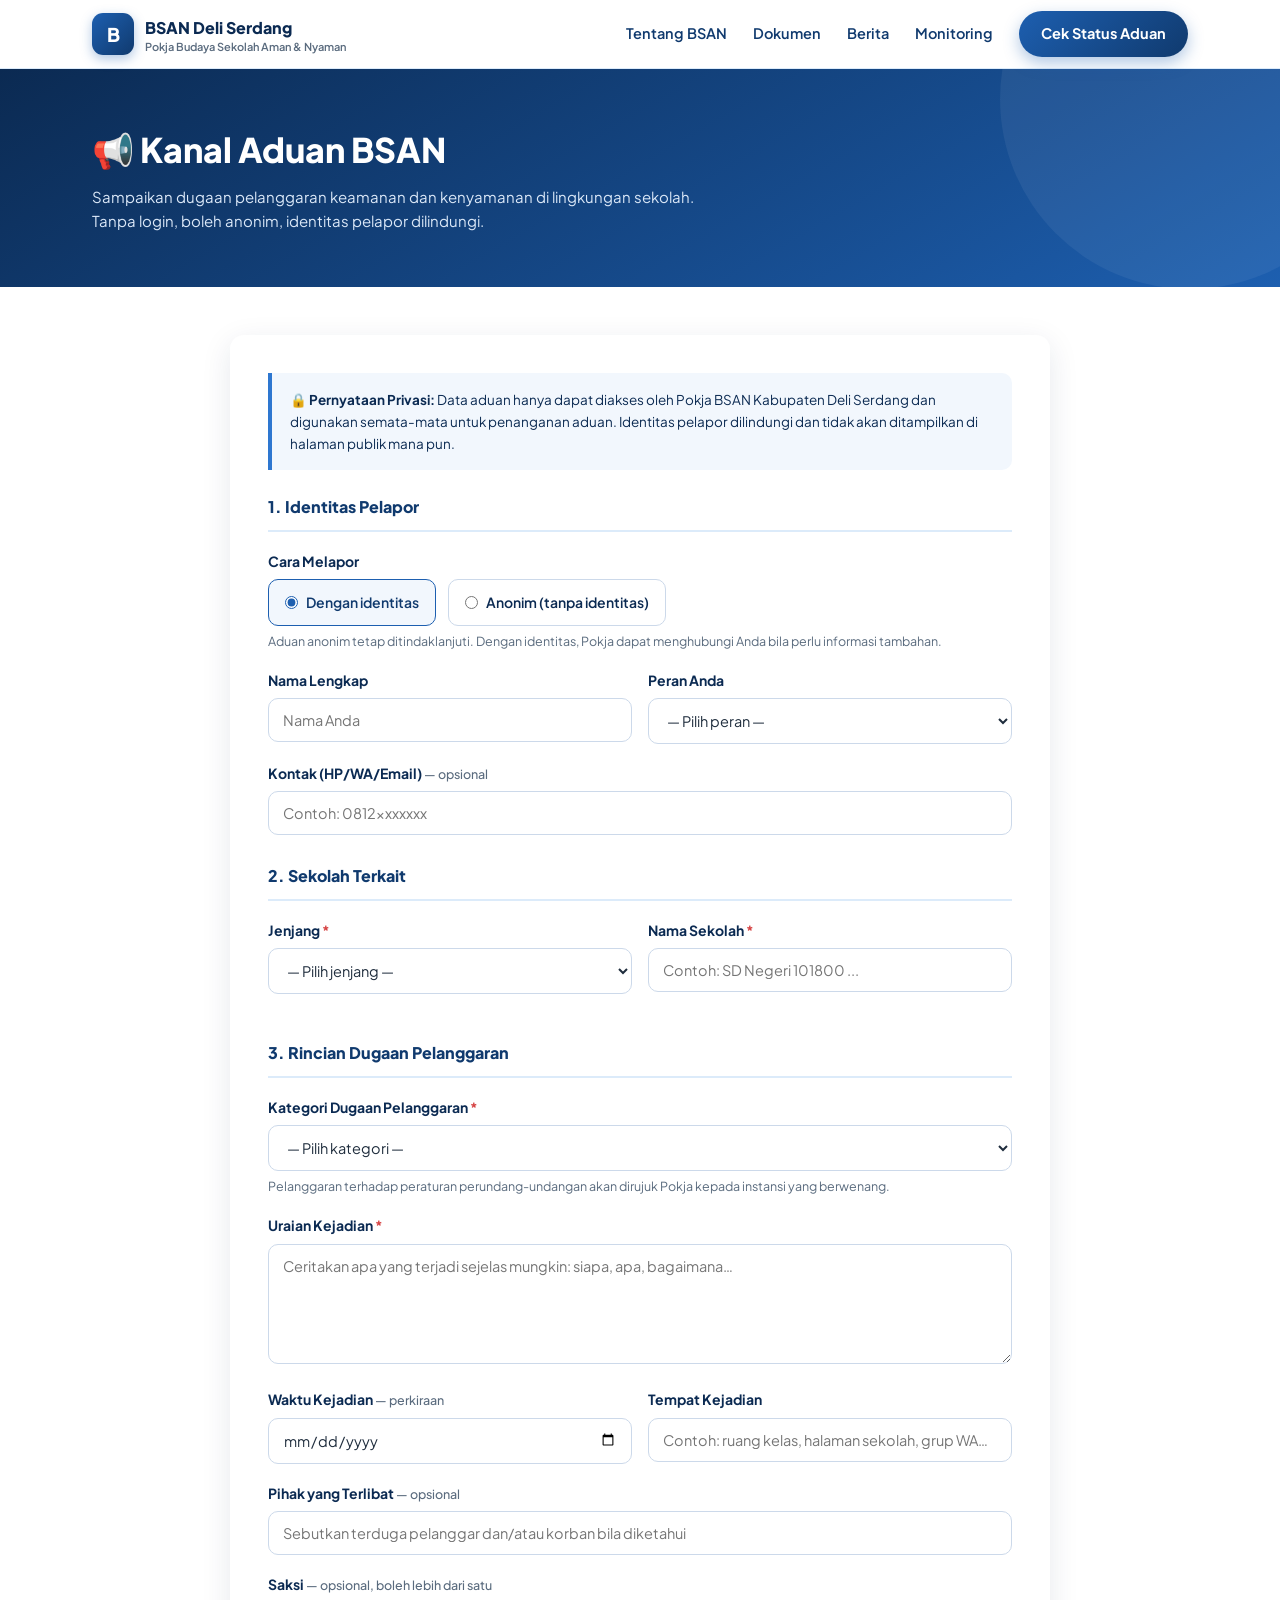
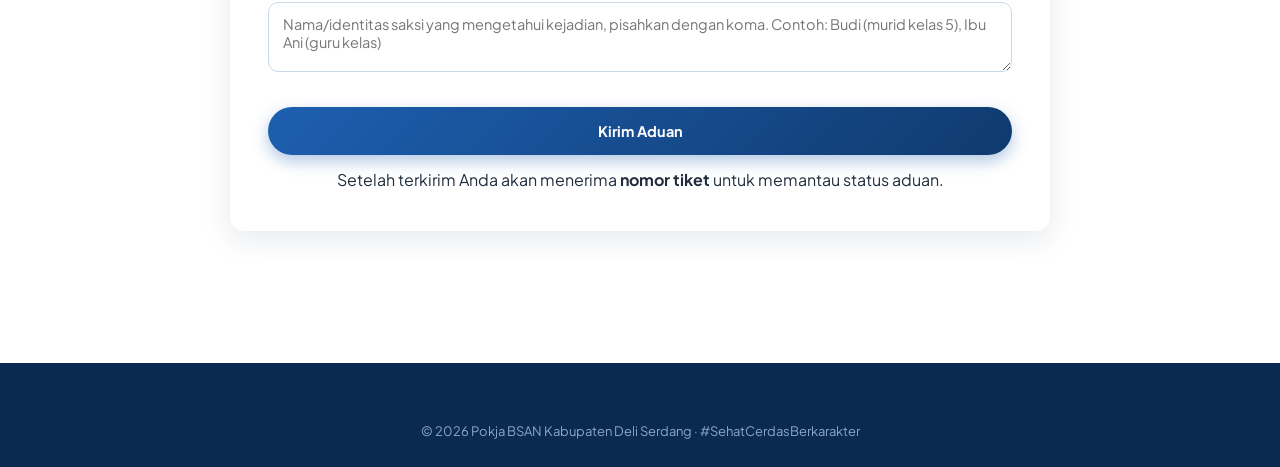
<file: aduan.html>
<!DOCTYPE html>
<html lang="id">
<head>
<meta charset="UTF-8">
<meta name="viewport" content="width=device-width, initial-scale=1.0">
<title>Kanal Aduan — BSAN Deli Serdang</title>
<link rel="preconnect" href="https://fonts.googleapis.com">
<link rel="preconnect" href="https://fonts.gstatic.com" crossorigin>
<link href="https://fonts.googleapis.com/css2?family=Plus+Jakarta+Sans:wght@400;500;600;700;800&display=swap" rel="stylesheet">
<link rel="stylesheet" href="style.css">
</head>
<body>

<nav class="nav">
  <div class="wadah nav-isi">
    <a href="index.html" class="brand">
      <div class="logo">B</div>
      <div>BSAN Deli Serdang<small>Pokja Budaya Sekolah Aman &amp; Nyaman</small></div>
    </a>
    <div class="menu" id="menu">
      <a href="tentang.html">Tentang BSAN</a>
      <a href="dokumen.html">Dokumen</a>
      <a href="berita.html">Berita</a>
      <a href="monitoring.html">Monitoring</a>
      <a href="cek-status.html" class="tombol">Cek Status Aduan</a>
    </div>
    <button class="burger" onclick="toggleMenu()">☰</button>
  </div>
</nav>

<header class="hero-mini">
  <div class="wadah">
    <h1>📢 Kanal Aduan BSAN</h1>
    <p>Sampaikan dugaan pelanggaran keamanan dan kenyamanan di lingkungan sekolah. Tanpa login, boleh anonim, identitas pelapor dilindungi.</p>
  </div>
</header>

<section class="seksi rapat">
  <div class="wadah">

    <!-- FORM -->
    <div class="form-kartu" id="form-bungkus">
      <div class="info-kotak">
        🔒 <b>Pernyataan Privasi:</b> Data aduan hanya dapat diakses oleh Pokja BSAN Kabupaten Deli Serdang dan digunakan semata-mata untuk penanganan aduan. Identitas pelapor dilindungi dan tidak akan ditampilkan di halaman publik mana pun.
      </div>

      <form id="form-aduan" novalidate>

        <!-- Identitas -->
        <div class="form-bagian">
          <h3>1. Identitas Pelapor</h3>
          <div class="field">
            <label>Cara Melapor</label>
            <div class="pilihan">
              <label><input type="radio" name="anonim" value="N" checked> Dengan identitas</label>
              <label><input type="radio" name="anonim" value="Y"> Anonim (tanpa identitas)</label>
            </div>
            <div class="bantuan">Aduan anonim tetap ditindaklanjuti. Dengan identitas, Pokja dapat menghubungi Anda bila perlu informasi tambahan.</div>
          </div>
          <div id="blok-identitas">
            <div class="baris2">
              <div class="field">
                <label for="nama">Nama Lengkap</label>
                <input type="text" id="nama" name="nama" placeholder="Nama Anda">
              </div>
              <div class="field">
                <label for="peran">Peran Anda</label>
                <select id="peran" name="peran">
                  <option value="">— Pilih peran —</option>
                  <option>Murid</option>
                  <option>Guru</option>
                  <option>Tenaga Kependidikan</option>
                  <option>Orang Tua/Wali</option>
                  <option>Masyarakat</option>
                </select>
              </div>
            </div>
            <div class="field">
              <label for="kontak">Kontak (HP/WA/Email) <span class="ops">— opsional</span></label>
              <input type="text" id="kontak" name="kontak" placeholder="Contoh: 0812xxxxxxx">
            </div>
          </div>
        </div>

        <!-- Lokasi kejadian -->
        <div class="form-bagian">
          <h3>2. Sekolah Terkait</h3>
          <div class="baris2">
            <div class="field">
              <label for="jenjang">Jenjang <span style="color:var(--merah)">*</span></label>
              <select id="jenjang" name="jenjang" required>
                <option value="">— Pilih jenjang —</option>
                <option>PAUD</option>
                <option>SD</option>
                <option>SMP</option>
                <option>Lainnya</option>
              </select>
            </div>
            <div class="field">
              <label for="sekolah">Nama Sekolah <span style="color:var(--merah)">*</span></label>
              <input type="text" id="sekolah" name="sekolah" required placeholder="Contoh: SD Negeri 101800 ...">
            </div>
          </div>
        </div>

        <!-- Rincian -->
        <div class="form-bagian">
          <h3>3. Rincian Dugaan Pelanggaran</h3>
          <div class="field">
            <label for="kategori">Kategori Dugaan Pelanggaran <span style="color:var(--merah)">*</span></label>
            <select id="kategori" name="kategori" required>
              <option value="">— Pilih kategori —</option>
              <option>Pelanggaran tata tertib sekolah</option>
              <option>Pelanggaran kode etik</option>
              <option>Dugaan kekerasan fisik</option>
              <option>Dugaan kekerasan psikis/perundungan</option>
              <option>Dugaan kekerasan seksual</option>
              <option>Dugaan perundungan/kejahatan di ruang digital</option>
              <option>Dugaan diskriminasi/intoleransi</option>
              <option>Dugaan penyalahgunaan narkoba/zat terlarang</option>
              <option>Lainnya</option>
            </select>
            <div class="bantuan">Pelanggaran terhadap peraturan perundang-undangan akan dirujuk Pokja kepada instansi yang berwenang.</div>
          </div>
          <div class="field">
            <label for="uraian">Uraian Kejadian <span style="color:var(--merah)">*</span></label>
            <textarea id="uraian" name="uraian" required placeholder="Ceritakan apa yang terjadi sejelas mungkin: siapa, apa, bagaimana…"></textarea>
          </div>
          <div class="baris2">
            <div class="field">
              <label for="waktu">Waktu Kejadian <span class="ops">— perkiraan</span></label>
              <input type="date" id="waktu" name="waktu_kejadian">
            </div>
            <div class="field">
              <label for="tempat">Tempat Kejadian</label>
              <input type="text" id="tempat" name="tempat" placeholder="Contoh: ruang kelas, halaman sekolah, grup WA…">
            </div>
          </div>
          <div class="field">
            <label for="pihak">Pihak yang Terlibat <span class="ops">— opsional</span></label>
            <input type="text" id="pihak" name="pihak_terlibat" placeholder="Sebutkan terduga pelanggar dan/atau korban bila diketahui">
          </div>
          <div class="field">
            <label for="saksi">Saksi <span class="ops">— opsional, boleh lebih dari satu</span></label>
            <textarea id="saksi" name="saksi" style="min-height:70px" placeholder="Nama/identitas saksi yang mengetahui kejadian, pisahkan dengan koma. Contoh: Budi (murid kelas 5), Ibu Ani (guru kelas)"></textarea>
          </div>
        </div>

        <!-- Honeypot anti-spam (tidak terlihat manusia) -->
        <div style="position:absolute;left:-9999px" aria-hidden="true">
          <input type="text" name="website" id="hp-website" tabindex="-1" autocomplete="off">
        </div>

        <div class="peringatan" id="form-error" style="display:none"></div>

        <button type="submit" class="tombol" id="tombol-kirim" style="width:100%;padding:15px">Kirim Aduan</button>
        <p class="bantuan" style="text-align:center;margin-top:12px">Setelah terkirim Anda akan menerima <b>nomor tiket</b> untuk memantau status aduan.</p>
      </form>
    </div>

    <!-- SUKSES -->
    <div class="form-kartu tersembunyi" id="sukses-bungkus">
      <div class="sukses-kotak">
        <div style="font-size:46px">✅</div>
        <h2 style="color:var(--biru-900);margin:10px 0 4px">Aduan Berhasil Dikirim</h2>
        <p style="color:var(--teks-muda)">Simpan nomor tiket berikut untuk mengecek status penanganan:</p>
        <div class="tiket" id="nomor-tiket">—</div>
        <p style="color:var(--teks-muda);font-size:13.5px">Catat atau foto nomor ini. Nomor tiket <b>tidak dapat dimintakan ulang</b> demi menjaga kerahasiaan pelapor.</p>
        <div style="margin-top:20px;display:flex;gap:12px;justify-content:center;flex-wrap:wrap">
          <a href="cek-status.html" class="tombol">Cek Status Aduan</a>
          <a href="index.html" class="tombol netral">Kembali ke Beranda</a>
        </div>
      </div>
    </div>

  </div>
</section>

<footer>
  <div class="wadah">
    <div class="footer-bawah" style="border:none;padding:0">© 2026 Pokja BSAN Kabupaten Deli Serdang · #SehatCerdasBerkarakter</div>
  </div>
</footer>

<script src="config.js"></script>
<script src="app.js"></script>
<script>
// Tampil/sembunyikan blok identitas
document.querySelectorAll('input[name="anonim"]').forEach(function (r) {
  r.addEventListener("change", function () {
    document.getElementById("blok-identitas").style.display = this.value === "Y" ? "none" : "";
  });
});

document.getElementById("form-aduan").addEventListener("submit", async function (ev) {
  ev.preventDefault();
  const f = ev.target;
  const err = document.getElementById("form-error");
  const tombol = document.getElementById("tombol-kirim");
  err.style.display = "none";

  const anonim = f.querySelector('input[name="anonim"]:checked').value;
  const data = {
    action: "aduan_baru",
    anonim: anonim,
    nama: anonim === "Y" ? "" : f.nama.value.trim(),
    peran: anonim === "Y" ? "" : f.peran.value,
    kontak: anonim === "Y" ? "" : f.kontak.value.trim(),
    jenjang: f.jenjang.value,
    sekolah: f.sekolah.value.trim(),
    kategori: f.kategori.value,
    uraian: f.uraian.value.trim(),
    waktu_kejadian: f.waktu_kejadian.value,
    tempat: f.tempat.value.trim(),
    pihak_terlibat: f.pihak_terlibat.value.trim(),
    saksi: f.saksi.value.trim(),
    website: document.getElementById("hp-website").value, // honeypot
  };

  // Validasi sederhana
  if (!data.jenjang || !data.sekolah || !data.kategori || !data.uraian) {
    err.textContent = "Mohon lengkapi kolom bertanda * (jenjang, nama sekolah, kategori, dan uraian kejadian).";
    err.style.display = "block";
    window.scrollTo({ top: err.offsetTop - 120, behavior: "smooth" });
    return;
  }
  if (anonim === "N" && !data.nama) {
    err.textContent = "Anda memilih melapor dengan identitas — mohon isi nama, atau pilih opsi Anonim.";
    err.style.display = "block";
    return;
  }

  tombol.disabled = true;
  tombol.textContent = "Mengirim…";
  try {
    const res = await apiPost(data);
    document.getElementById("nomor-tiket").textContent = res.ticket_id;
    document.getElementById("form-bungkus").classList.add("tersembunyi");
    document.getElementById("sukses-bungkus").classList.remove("tersembunyi");
    window.scrollTo({ top: 0, behavior: "smooth" });
  } catch (e) {
    err.textContent =
      e.message === "API_BELUM_DIKONFIGURASI"
        ? "Mode draft: backend belum terhubung, aduan belum dapat dikirim. (Pesan ini hilang setelah deploy selesai.)"
        : "Gagal mengirim aduan: " + e.message + ". Periksa koneksi internet lalu coba lagi.";
    err.style.display = "block";
    tombol.disabled = false;
    tombol.textContent = "Kirim Aduan";
  }
});
</script>
</body>
</html>
</file>
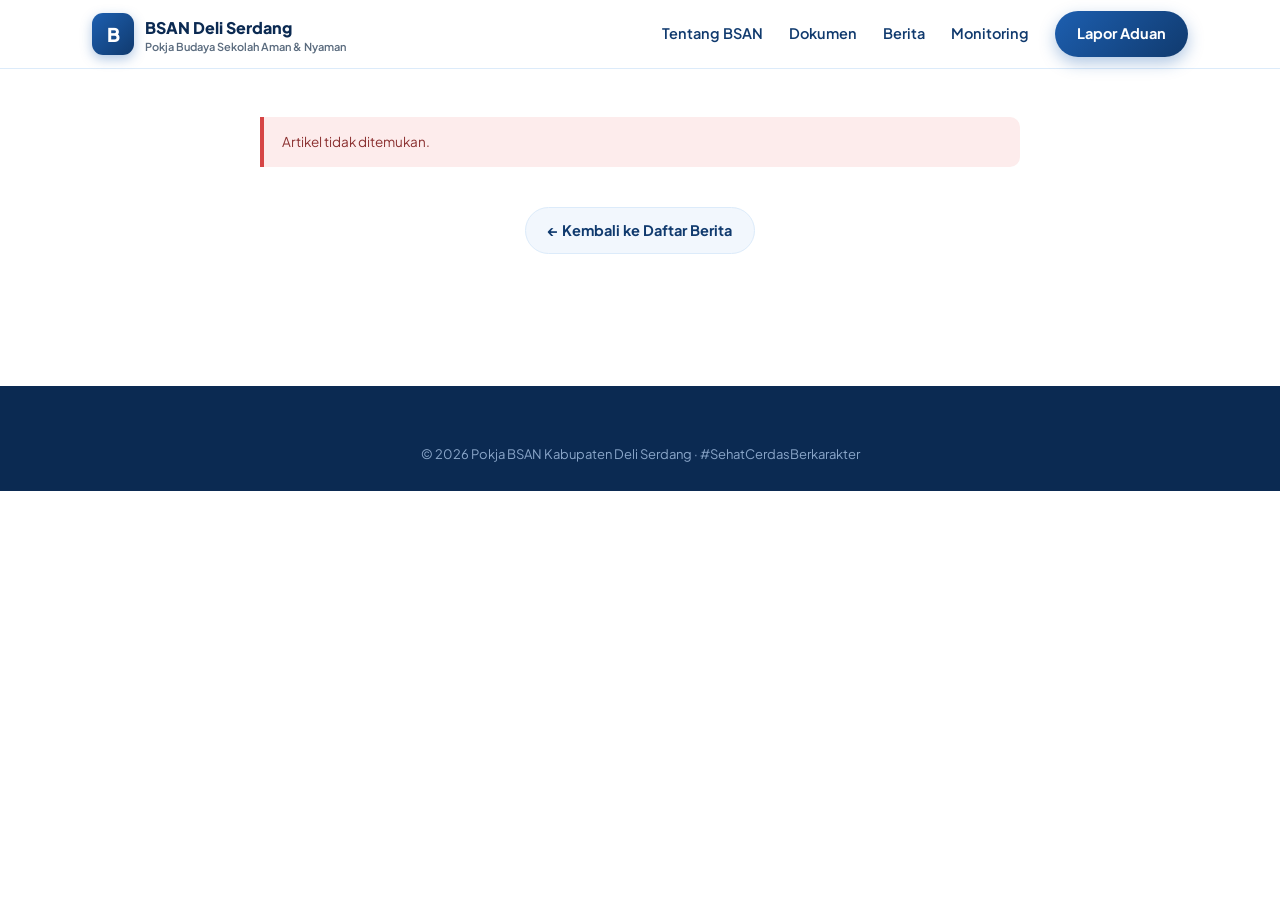
<file: berita-detail.html>
<!DOCTYPE html>
<html lang="id">
<head>
<meta charset="UTF-8">
<meta name="viewport" content="width=device-width, initial-scale=1.0">
<title>Berita — BSAN Deli Serdang</title>
<link rel="preconnect" href="https://fonts.googleapis.com">
<link rel="preconnect" href="https://fonts.gstatic.com" crossorigin>
<link href="https://fonts.googleapis.com/css2?family=Plus+Jakarta+Sans:wght@400;500;600;700;800&display=swap" rel="stylesheet">
<link rel="stylesheet" href="style.css">
</head>
<body>

<nav class="nav">
  <div class="wadah nav-isi">
    <a href="index.html" class="brand">
      <div class="logo">B</div>
      <div>BSAN Deli Serdang<small>Pokja Budaya Sekolah Aman &amp; Nyaman</small></div>
    </a>
    <div class="menu" id="menu">
      <a href="tentang.html">Tentang BSAN</a>
      <a href="dokumen.html">Dokumen</a>
      <a href="berita.html">Berita</a>
      <a href="monitoring.html">Monitoring</a>
      <a href="aduan.html" class="tombol">Lapor Aduan</a>
    </div>
    <button class="burger" onclick="toggleMenu()">☰</button>
  </div>
</nav>

<section class="seksi rapat">
  <div class="wadah">
    <div class="artikel" id="artikel"><div class="muat">Memuat artikel…</div></div>
    <p style="text-align:center;margin-top:40px"><a href="berita.html" class="tombol netral">← Kembali ke Daftar Berita</a></p>
  </div>
</section>

<footer>
  <div class="wadah">
    <div class="footer-bawah" style="border:none;padding:0">© 2026 Pokja BSAN Kabupaten Deli Serdang · #SehatCerdasBerkarakter</div>
  </div>
</footer>

<script src="config.js"></script>
<script src="app.js"></script>
<script>
(async function () {
  const wadah = document.getElementById("artikel");
  const id = paramUrl("id");
  if (!id) { wadah.innerHTML = '<div class="peringatan">Artikel tidak ditemukan.</div>'; return; }
  try {
    const d = await apiGet({ action: "berita_detail", id: id });
    const b = d.item;
    if (!b) { wadah.innerHTML = '<div class="peringatan">Artikel tidak ditemukan.</div>'; return; }
    document.title = b.judul + " — BSAN Deli Serdang";
    const paragraf = String(b.isi || "").split(/\n+/).map(function (p) {
      return "<p>" + escapeHtml(p) + "</p>";
    }).join("");
    wadah.innerHTML =
      '<span class="meta">' + escapeHtml(b.kategori) + " · " + fmtTanggal(b.tanggal) + "</span>" +
      "<h1>" + escapeHtml(b.judul) + "</h1>" +
      (b.gambar_url ? '<img src="' + escapeHtml(b.gambar_url) + '" alt="" style="border-radius:14px;margin-top:18px">' : "") +
      '<div class="badan">' + paragraf + "</div>";
  } catch (e) {
    if (e.message === "API_BELUM_DIKONFIGURASI") {
      pesanApiBelumSiap(wadah, "isi artikel");
    } else {
      wadah.innerHTML = '<div class="peringatan">Gagal memuat artikel. Coba muat ulang halaman.</div>';
    }
  }
})();
</script>
</body>
</html>
</file>
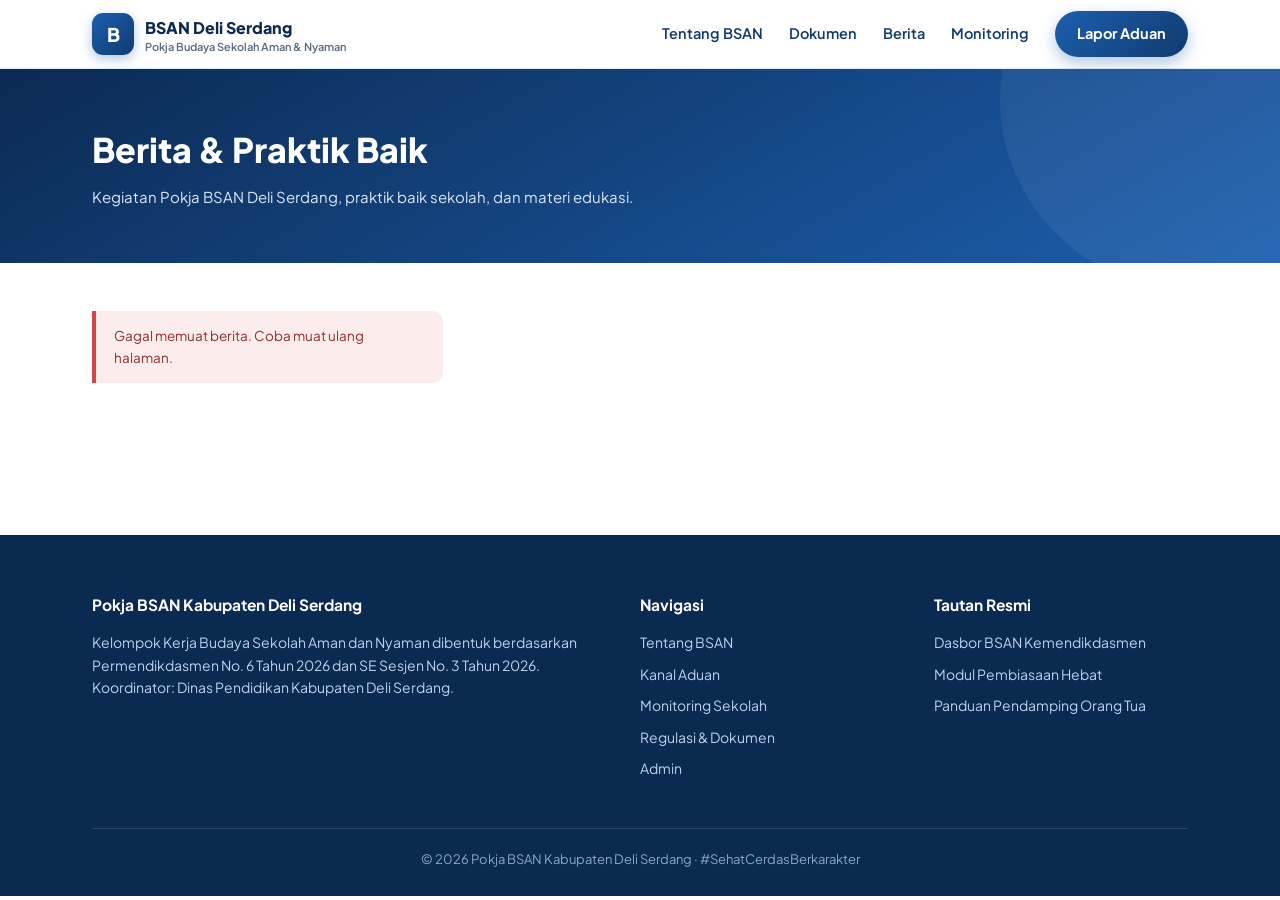
<file: berita.html>
<!DOCTYPE html>
<html lang="id">
<head>
<meta charset="UTF-8">
<meta name="viewport" content="width=device-width, initial-scale=1.0">
<title>Berita &amp; Praktik Baik — BSAN Deli Serdang</title>
<link rel="preconnect" href="https://fonts.googleapis.com">
<link rel="preconnect" href="https://fonts.gstatic.com" crossorigin>
<link href="https://fonts.googleapis.com/css2?family=Plus+Jakarta+Sans:wght@400;500;600;700;800&display=swap" rel="stylesheet">
<link rel="stylesheet" href="style.css">
</head>
<body>

<nav class="nav">
  <div class="wadah nav-isi">
    <a href="index.html" class="brand">
      <div class="logo">B</div>
      <div>BSAN Deli Serdang<small>Pokja Budaya Sekolah Aman &amp; Nyaman</small></div>
    </a>
    <div class="menu" id="menu">
      <a href="tentang.html">Tentang BSAN</a>
      <a href="dokumen.html">Dokumen</a>
      <a href="berita.html">Berita</a>
      <a href="monitoring.html">Monitoring</a>
      <a href="aduan.html" class="tombol">Lapor Aduan</a>
    </div>
    <button class="burger" onclick="toggleMenu()">☰</button>
  </div>
</nav>

<header class="hero-mini">
  <div class="wadah">
    <h1>Berita &amp; Praktik Baik</h1>
    <p>Kegiatan Pokja BSAN Deli Serdang, praktik baik sekolah, dan materi edukasi.</p>
  </div>
</header>

<section class="seksi rapat">
  <div class="wadah">
    <div class="berita-grid" id="daftar-berita"><div class="muat">Memuat berita…</div></div>
  </div>
</section>

<footer>
  <div class="wadah">
    <div class="footer-grid">
      <div>
        <h4>Pokja BSAN Kabupaten Deli Serdang</h4>
        <p>Kelompok Kerja Budaya Sekolah Aman dan Nyaman dibentuk berdasarkan Permendikdasmen No. 6 Tahun 2026 dan SE Sesjen No. 3 Tahun 2026. Koordinator: Dinas Pendidikan Kabupaten Deli Serdang.</p>
      </div>
      <div>
        <h4>Navigasi</h4>
        <a href="tentang.html">Tentang BSAN</a>
        <a href="aduan.html">Kanal Aduan</a>
        <a href="monitoring.html">Monitoring Sekolah</a>
        <a href="dokumen.html">Regulasi &amp; Dokumen</a>
        <a href="admin.html">Admin</a>
      </div>
      <div>
        <h4>Tautan Resmi</h4>
        <a href="https://cerdasberkarakter.kemendikdasmen.go.id/budayasekolahamannyaman/" target="_blank" rel="noopener">Dasbor BSAN Kemendikdasmen</a>
        <a href="https://cerdasberkarakter.kemendikdasmen.go.id/modulpembiasaanhebat/" target="_blank" rel="noopener">Modul Pembiasaan Hebat</a>
        <a href="https://cerdasberkarakter.kemendikdasmen.go.id/buku-panduan-pendamping-orangtua/" target="_blank" rel="noopener">Panduan Pendamping Orang Tua</a>
      </div>
    </div>
    <div class="footer-bawah">© 2026 Pokja BSAN Kabupaten Deli Serdang · #SehatCerdasBerkarakter</div>
  </div>
</footer>

<script src="config.js"></script>
<script src="app.js"></script>
<script>
(async function () {
  const wadah = document.getElementById("daftar-berita");
  const IKON = { "Kegiatan Pokja": "📰", "Praktik Baik": "🏫", "Edukasi": "🎓", "Pengumuman": "📣" };
  try {
    const d = await apiGet({ action: "berita" });
    if (!d.items || !d.items.length) {
      wadah.innerHTML = '<div class="muat">Belum ada berita.</div>';
      return;
    }
    wadah.innerHTML = d.items.map(function (b) {
      const gambar = b.gambar_url
        ? '<div class="gambar" style="background-image:url(\'' + escapeHtml(b.gambar_url) + '\')"></div>'
        : '<div class="gambar">' + (IKON[b.kategori] || "📰") + "</div>";
      return (
        '<a href="berita-detail.html?id=' + encodeURIComponent(b.id) + '" class="kartu-berita">' +
        gambar +
        '<div class="isi"><span class="meta">' + escapeHtml(b.kategori) + " · " + fmtTanggal(b.tanggal) + "</span>" +
        "<h3>" + escapeHtml(b.judul) + "</h3>" +
        "<p>" + escapeHtml(String(b.isi || "").substring(0, 120)) + "…</p></div></a>"
      );
    }).join("");
  } catch (e) {
    if (e.message === "API_BELUM_DIKONFIGURASI") {
      pesanApiBelumSiap(wadah, "daftar berita");
    } else {
      wadah.innerHTML = '<div class="peringatan">Gagal memuat berita. Coba muat ulang halaman.</div>';
    }
  }
})();
</script>
</body>
</html>
</file>
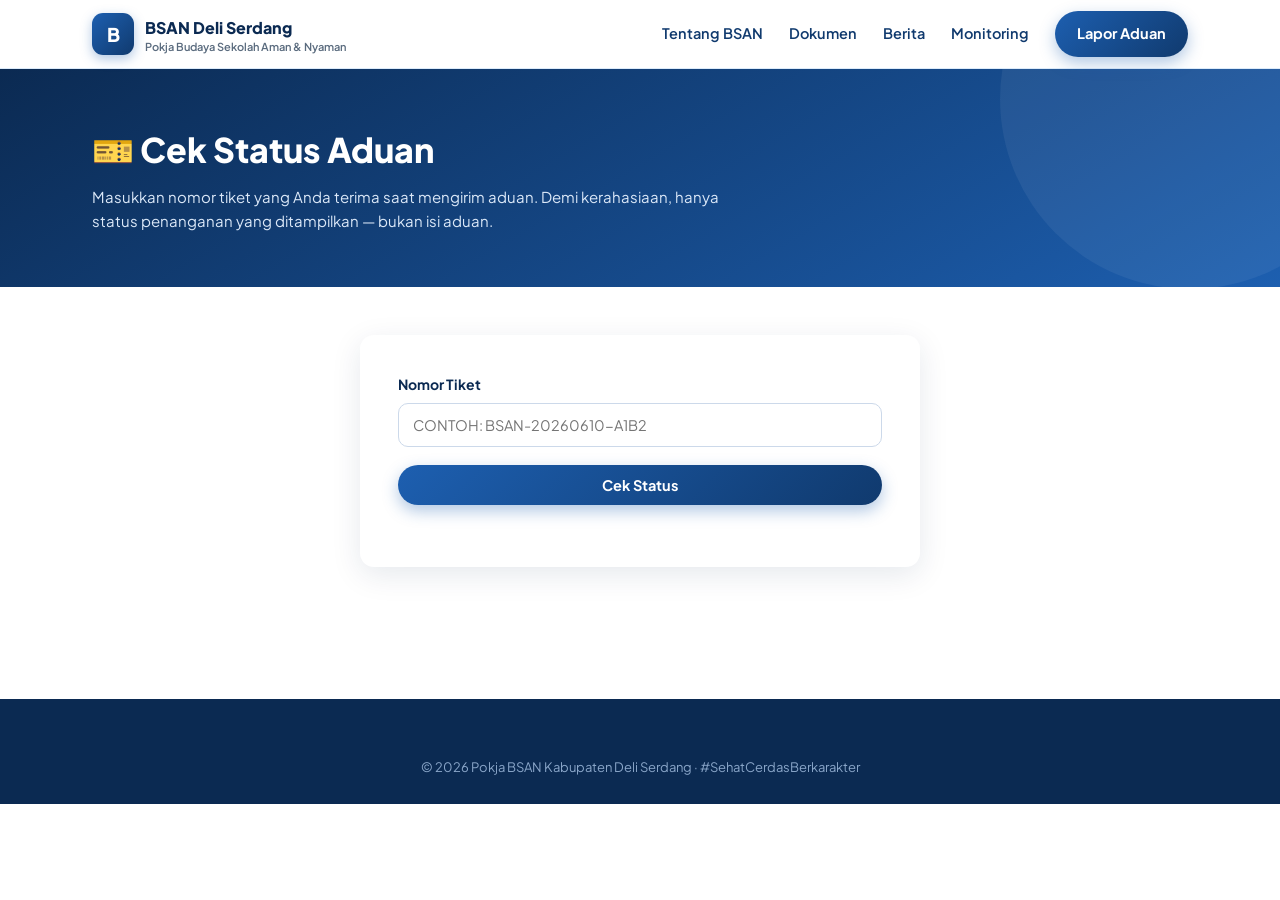
<file: cek-status.html>
<!DOCTYPE html>
<html lang="id">
<head>
<meta charset="UTF-8">
<meta name="viewport" content="width=device-width, initial-scale=1.0">
<title>Cek Status Aduan — BSAN Deli Serdang</title>
<link rel="preconnect" href="https://fonts.googleapis.com">
<link rel="preconnect" href="https://fonts.gstatic.com" crossorigin>
<link href="https://fonts.googleapis.com/css2?family=Plus+Jakarta+Sans:wght@400;500;600;700;800&display=swap" rel="stylesheet">
<link rel="stylesheet" href="style.css">
</head>
<body>

<nav class="nav">
  <div class="wadah nav-isi">
    <a href="index.html" class="brand">
      <div class="logo">B</div>
      <div>BSAN Deli Serdang<small>Pokja Budaya Sekolah Aman &amp; Nyaman</small></div>
    </a>
    <div class="menu" id="menu">
      <a href="tentang.html">Tentang BSAN</a>
      <a href="dokumen.html">Dokumen</a>
      <a href="berita.html">Berita</a>
      <a href="monitoring.html">Monitoring</a>
      <a href="aduan.html" class="tombol">Lapor Aduan</a>
    </div>
    <button class="burger" onclick="toggleMenu()">☰</button>
  </div>
</nav>

<header class="hero-mini">
  <div class="wadah">
    <h1>🎫 Cek Status Aduan</h1>
    <p>Masukkan nomor tiket yang Anda terima saat mengirim aduan. Demi kerahasiaan, hanya status penanganan yang ditampilkan — bukan isi aduan.</p>
  </div>
</header>

<section class="seksi rapat">
  <div class="wadah">
    <div class="form-kartu" style="max-width:560px">
      <form id="form-cek">
        <div class="field">
          <label for="tiket">Nomor Tiket</label>
          <input type="text" id="tiket" placeholder="Contoh: BSAN-20260610-A1B2" autocomplete="off" style="text-transform:uppercase">
        </div>
        <button type="submit" class="tombol" id="tombol-cek" style="width:100%">Cek Status</button>
      </form>
      <div id="hasil" style="margin-top:24px"></div>
    </div>
  </div>
</section>

<footer>
  <div class="wadah">
    <div class="footer-bawah" style="border:none;padding:0">© 2026 Pokja BSAN Kabupaten Deli Serdang · #SehatCerdasBerkarakter</div>
  </div>
</footer>

<script src="config.js"></script>
<script src="app.js"></script>
<script>
document.getElementById("form-cek").addEventListener("submit", async function (ev) {
  ev.preventDefault();
  const hasil = document.getElementById("hasil");
  const tombol = document.getElementById("tombol-cek");
  const tiket = document.getElementById("tiket").value.trim().toUpperCase();
  if (!tiket) {
    hasil.innerHTML = '<div class="peringatan" style="margin:0">Mohon masukkan nomor tiket.</div>';
    return;
  }
  tombol.disabled = true;
  tombol.textContent = "Memeriksa…";
  try {
    const d = await apiGet({ action: "status", ticket: tiket });
    if (!d.found) {
      hasil.innerHTML = '<div class="peringatan" style="margin:0">Nomor tiket tidak ditemukan. Periksa kembali penulisannya.</div>';
    } else {
      hasil.innerHTML =
        '<div class="sukses-kotak" style="padding:24px">' +
        '<p style="font-weight:700;color:var(--biru-900);font-size:17px;margin-bottom:6px">' + escapeHtml(tiket) + "</p>" +
        '<p style="margin-bottom:10px">Status saat ini: ' + badgeStatus(d.status) + "</p>" +
        '<p style="font-size:13.5px;color:var(--teks-muda)">Diterima: ' + fmtTanggal(d.tanggal_masuk) +
        (d.updated_at ? " · Pembaruan terakhir: " + fmtTanggal(d.updated_at) : "") + "</p>" +
        "</div>" +
        '<div class="info-kotak" style="margin:16px 0 0;font-size:13px">Tahapan status: Diterima → Diverifikasi → Ditindaklanjuti/Dirujuk → Selesai.</div>';
    }
  } catch (e) {
    hasil.innerHTML =
      '<div class="peringatan" style="margin:0">' +
      (e.message === "API_BELUM_DIKONFIGURASI"
        ? "Mode draft: backend belum terhubung."
        : "Gagal memeriksa status: " + escapeHtml(e.message)) +
      "</div>";
  }
  tombol.disabled = false;
  tombol.textContent = "Cek Status";
});
</script>
</body>
</html>
</file>
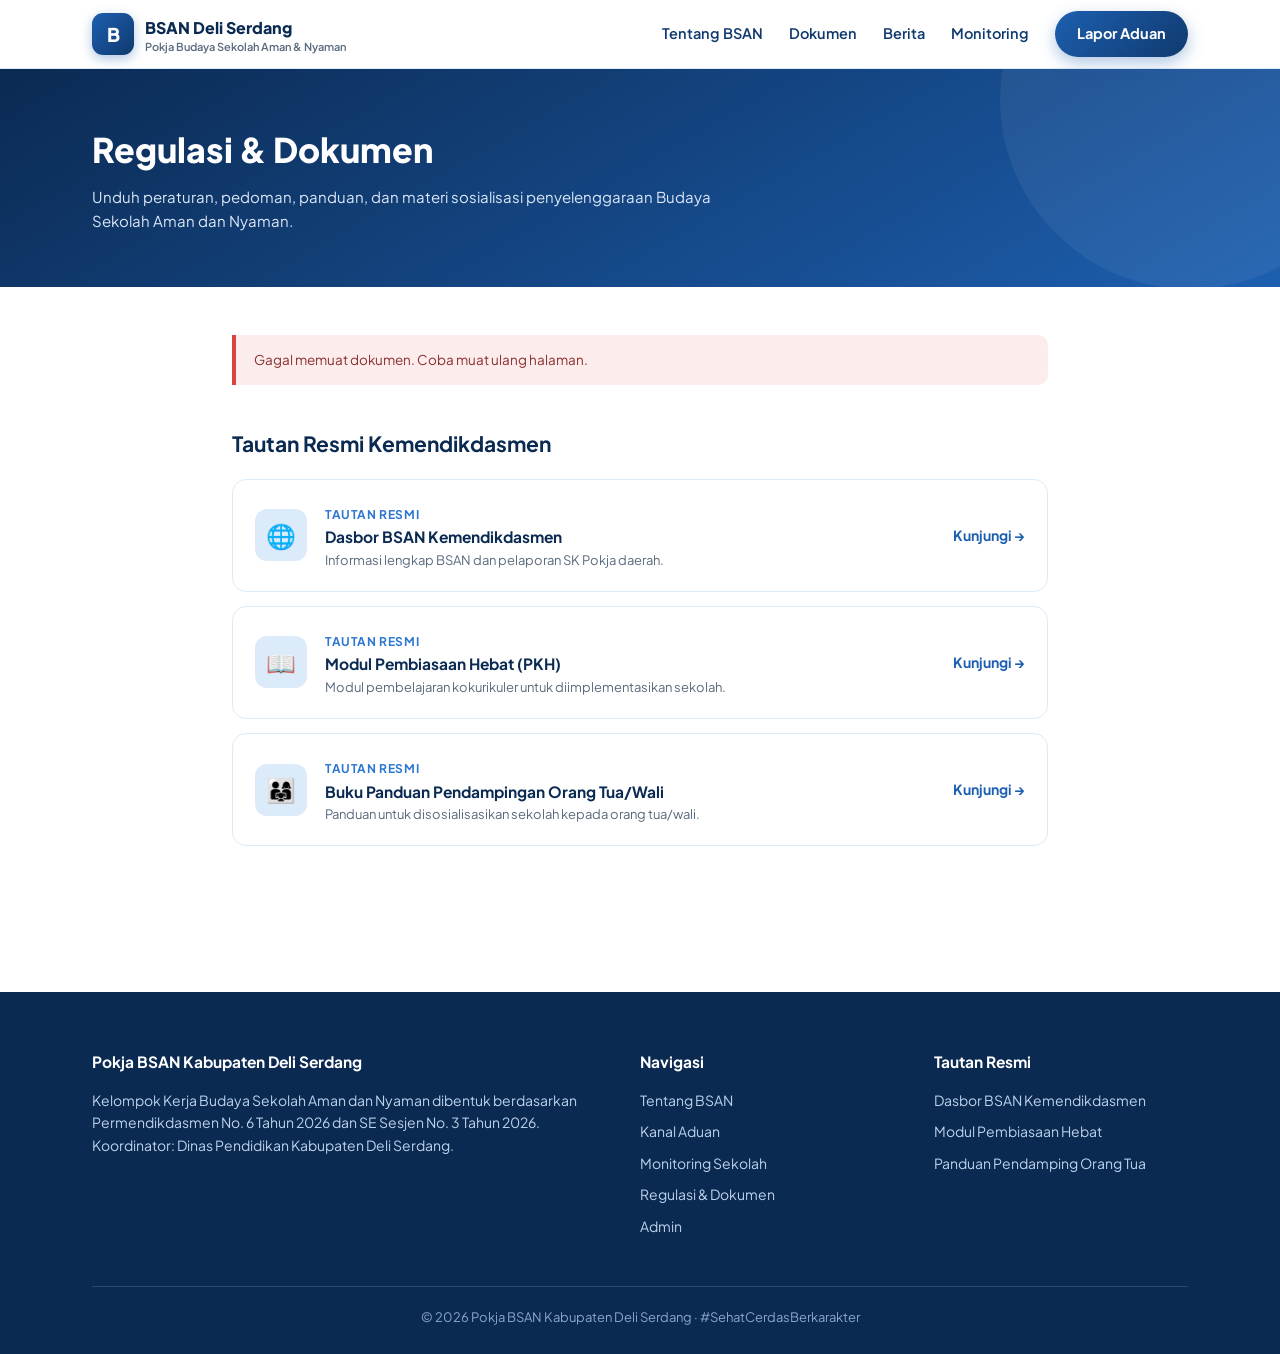
<file: dokumen.html>
<!DOCTYPE html>
<html lang="id">
<head>
<meta charset="UTF-8">
<meta name="viewport" content="width=device-width, initial-scale=1.0">
<title>Regulasi &amp; Dokumen — BSAN Deli Serdang</title>
<link rel="preconnect" href="https://fonts.googleapis.com">
<link rel="preconnect" href="https://fonts.gstatic.com" crossorigin>
<link href="https://fonts.googleapis.com/css2?family=Plus+Jakarta+Sans:wght@400;500;600;700;800&display=swap" rel="stylesheet">
<link rel="stylesheet" href="style.css">
</head>
<body>

<nav class="nav">
  <div class="wadah nav-isi">
    <a href="index.html" class="brand">
      <div class="logo">B</div>
      <div>BSAN Deli Serdang<small>Pokja Budaya Sekolah Aman &amp; Nyaman</small></div>
    </a>
    <div class="menu" id="menu">
      <a href="tentang.html">Tentang BSAN</a>
      <a href="dokumen.html">Dokumen</a>
      <a href="berita.html">Berita</a>
      <a href="monitoring.html">Monitoring</a>
      <a href="aduan.html" class="tombol">Lapor Aduan</a>
    </div>
    <button class="burger" onclick="toggleMenu()">☰</button>
  </div>
</nav>

<header class="hero-mini">
  <div class="wadah">
    <h1>Regulasi &amp; Dokumen</h1>
    <p>Unduh peraturan, pedoman, panduan, dan materi sosialisasi penyelenggaraan Budaya Sekolah Aman dan Nyaman.</p>
  </div>
</header>

<section class="seksi rapat">
  <div class="wadah" style="max-width:860px">
    <div id="daftar-dokumen"><div class="muat">Memuat daftar dokumen…</div></div>

    <h2 style="color:var(--biru-900);font-size:21px;margin:42px 0 18px">Tautan Resmi Kemendikdasmen</h2>
    <a class="dok-item" href="https://cerdasberkarakter.kemendikdasmen.go.id/budayasekolahamannyaman/" target="_blank" rel="noopener">
      <div class="ikon">🌐</div>
      <div class="info"><span class="kat">Tautan Resmi</span><h3>Dasbor BSAN Kemendikdasmen</h3><p>Informasi lengkap BSAN dan pelaporan SK Pokja daerah.</p></div>
      <span class="tautan">Kunjungi →</span>
    </a>
    <a class="dok-item" href="https://cerdasberkarakter.kemendikdasmen.go.id/modulpembiasaanhebat/" target="_blank" rel="noopener">
      <div class="ikon">📖</div>
      <div class="info"><span class="kat">Tautan Resmi</span><h3>Modul Pembiasaan Hebat (PKH)</h3><p>Modul pembelajaran kokurikuler untuk diimplementasikan sekolah.</p></div>
      <span class="tautan">Kunjungi →</span>
    </a>
    <a class="dok-item" href="https://cerdasberkarakter.kemendikdasmen.go.id/buku-panduan-pendamping-orangtua/" target="_blank" rel="noopener">
      <div class="ikon">👨‍👩‍👧</div>
      <div class="info"><span class="kat">Tautan Resmi</span><h3>Buku Panduan Pendampingan Orang Tua/Wali</h3><p>Panduan untuk disosialisasikan sekolah kepada orang tua/wali.</p></div>
      <span class="tautan">Kunjungi →</span>
    </a>
  </div>
</section>

<footer>
  <div class="wadah">
    <div class="footer-grid">
      <div>
        <h4>Pokja BSAN Kabupaten Deli Serdang</h4>
        <p>Kelompok Kerja Budaya Sekolah Aman dan Nyaman dibentuk berdasarkan Permendikdasmen No. 6 Tahun 2026 dan SE Sesjen No. 3 Tahun 2026. Koordinator: Dinas Pendidikan Kabupaten Deli Serdang.</p>
      </div>
      <div>
        <h4>Navigasi</h4>
        <a href="tentang.html">Tentang BSAN</a>
        <a href="aduan.html">Kanal Aduan</a>
        <a href="monitoring.html">Monitoring Sekolah</a>
        <a href="dokumen.html">Regulasi &amp; Dokumen</a>
        <a href="admin.html">Admin</a>
      </div>
      <div>
        <h4>Tautan Resmi</h4>
        <a href="https://cerdasberkarakter.kemendikdasmen.go.id/budayasekolahamannyaman/" target="_blank" rel="noopener">Dasbor BSAN Kemendikdasmen</a>
        <a href="https://cerdasberkarakter.kemendikdasmen.go.id/modulpembiasaanhebat/" target="_blank" rel="noopener">Modul Pembiasaan Hebat</a>
        <a href="https://cerdasberkarakter.kemendikdasmen.go.id/buku-panduan-pendamping-orangtua/" target="_blank" rel="noopener">Panduan Pendamping Orang Tua</a>
      </div>
    </div>
    <div class="footer-bawah">© 2026 Pokja BSAN Kabupaten Deli Serdang · #SehatCerdasBerkarakter</div>
  </div>
</footer>

<script src="config.js"></script>
<script src="app.js"></script>
<script>
(async function () {
  const wadah = document.getElementById("daftar-dokumen");
  const IKON = { "Regulasi": "📜", "Pedoman": "📘", "Panduan": "📗", "Materi Sosialisasi": "🖥️", "SK & Administrasi": "🗂️" };
  try {
    const d = await apiGet({ action: "dokumen" });
    if (!d.items || !d.items.length) {
      wadah.innerHTML = '<div class="muat">Belum ada dokumen yang diunggah.</div>';
      return;
    }
    // Kelompokkan per kategori
    const grup = {};
    d.items.forEach(function (x) {
      const k = x.kategori || "Lainnya";
      (grup[k] = grup[k] || []).push(x);
    });
    let html = "";
    Object.keys(grup).forEach(function (kat) {
      html += '<h2 style="color:var(--biru-900);font-size:21px;margin:30px 0 18px">' + escapeHtml(kat) + "</h2>";
      html += grup[kat].map(function (x) {
        return (
          '<a class="dok-item" href="' + escapeHtml(x.file_url) + '" target="_blank" rel="noopener">' +
          '<div class="ikon">' + (IKON[kat] || "📄") + "</div>" +
          '<div class="info"><span class="kat">' + escapeHtml(kat) + "</span>" +
          "<h3>" + escapeHtml(x.judul) + "</h3>" +
          "<p>" + escapeHtml(x.deskripsi || "") + "</p></div>" +
          '<span class="tautan">Unduh →</span></a>'
        );
      }).join("");
    });
    wadah.innerHTML = html;
  } catch (e) {
    if (e.message === "API_BELUM_DIKONFIGURASI") {
      // Mode draft: contoh isi
      wadah.innerHTML =
        '<h2 style="color:var(--biru-900);font-size:21px;margin:0 0 18px">Regulasi</h2>' +
        '<a class="dok-item" href="#"><div class="ikon">📜</div><div class="info"><span class="kat">Regulasi</span><h3>Permendikdasmen No. 6 Tahun 2026</h3><p>Budaya Sekolah Aman dan Nyaman.</p></div><span class="tautan">Unduh →</span></a>' +
        '<a class="dok-item" href="#"><div class="ikon">📘</div><div class="info"><span class="kat">Regulasi</span><h3>Kepmendikdasmen No. 17 Tahun 2026</h3><p>Pedoman Penyelenggaraan Budaya Sekolah Aman dan Nyaman.</p></div><span class="tautan">Unduh →</span></a>' +
        '<a class="dok-item" href="#"><div class="ikon">📜</div><div class="info"><span class="kat">Regulasi</span><h3>SE Sesjen No. 3 Tahun 2026</h3><p>Penguatan Implementasi Penyelenggaraan BSAN.</p></div><span class="tautan">Unduh →</span></a>' +
        '<div class="info-kotak kuning">⚠️ <b>Mode draft:</b> daftar di atas hanya contoh. Setelah backend terhubung, dokumen dikelola dari halaman Admin tanpa mengubah kode.</div>';
    } else {
      wadah.innerHTML = '<div class="peringatan">Gagal memuat dokumen. Coba muat ulang halaman.</div>';
    }
  }
})();
</script>
</body>
</html>
</file>
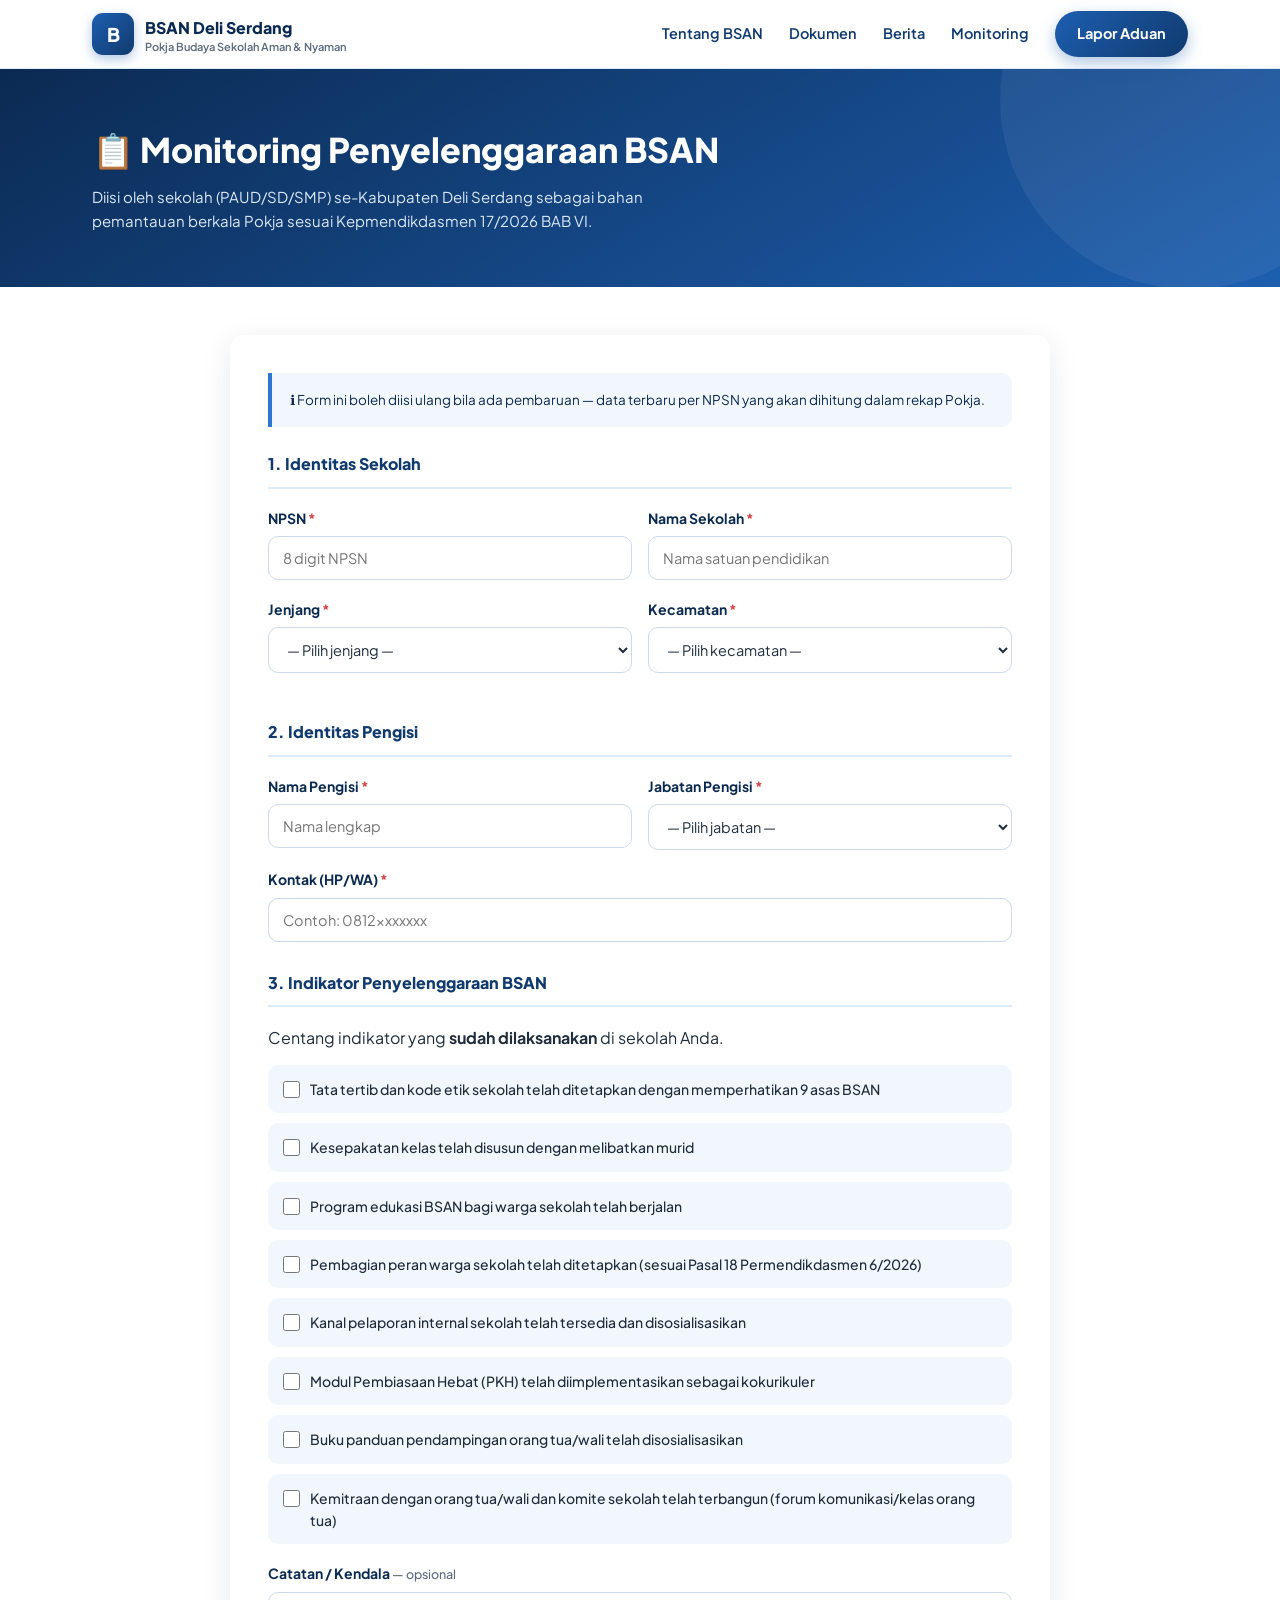
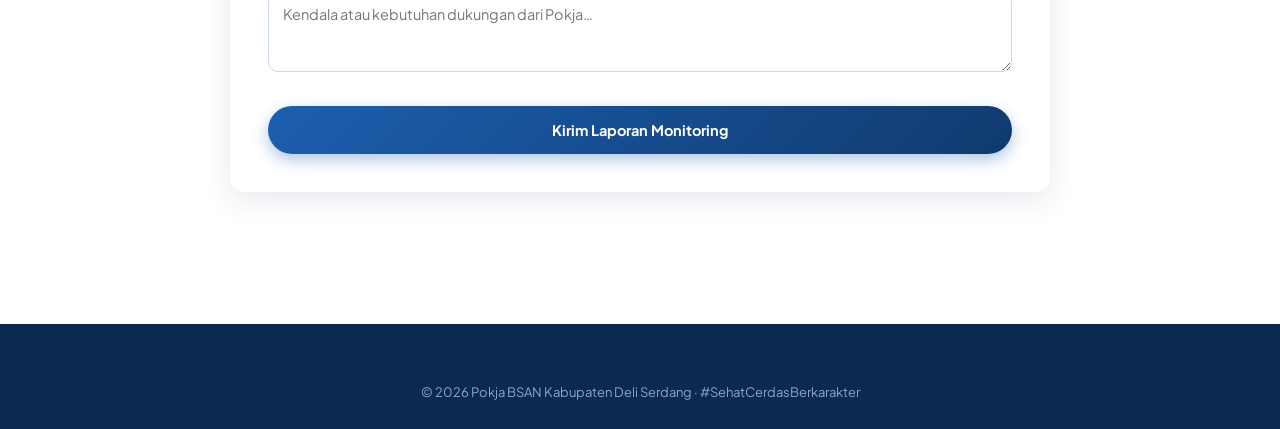
<file: monitoring.html>
<!DOCTYPE html>
<html lang="id">
<head>
<meta charset="UTF-8">
<meta name="viewport" content="width=device-width, initial-scale=1.0">
<title>Monitoring Sekolah — BSAN Deli Serdang</title>
<link rel="preconnect" href="https://fonts.googleapis.com">
<link rel="preconnect" href="https://fonts.gstatic.com" crossorigin>
<link href="https://fonts.googleapis.com/css2?family=Plus+Jakarta+Sans:wght@400;500;600;700;800&display=swap" rel="stylesheet">
<link rel="stylesheet" href="style.css">
</head>
<body>

<nav class="nav">
  <div class="wadah nav-isi">
    <a href="index.html" class="brand">
      <div class="logo">B</div>
      <div>BSAN Deli Serdang<small>Pokja Budaya Sekolah Aman &amp; Nyaman</small></div>
    </a>
    <div class="menu" id="menu">
      <a href="tentang.html">Tentang BSAN</a>
      <a href="dokumen.html">Dokumen</a>
      <a href="berita.html">Berita</a>
      <a href="monitoring.html">Monitoring</a>
      <a href="aduan.html" class="tombol">Lapor Aduan</a>
    </div>
    <button class="burger" onclick="toggleMenu()">☰</button>
  </div>
</nav>

<header class="hero-mini">
  <div class="wadah">
    <h1>📋 Monitoring Penyelenggaraan BSAN</h1>
    <p>Diisi oleh sekolah (PAUD/SD/SMP) se-Kabupaten Deli Serdang sebagai bahan pemantauan berkala Pokja sesuai Kepmendikdasmen 17/2026 BAB VI.</p>
  </div>
</header>

<section class="seksi rapat">
  <div class="wadah">

    <div class="form-kartu" id="form-bungkus">
      <div class="info-kotak">
        ℹ️ Form ini boleh diisi ulang bila ada pembaruan — data terbaru per NPSN yang akan dihitung dalam rekap Pokja.
      </div>

      <form id="form-monitoring" novalidate>

        <div class="form-bagian">
          <h3>1. Identitas Sekolah</h3>
          <div class="baris2">
            <div class="field">
              <label for="npsn">NPSN <span style="color:var(--merah)">*</span></label>
              <input type="text" id="npsn" name="npsn" required placeholder="8 digit NPSN" maxlength="8" inputmode="numeric">
            </div>
            <div class="field">
              <label for="sekolah">Nama Sekolah <span style="color:var(--merah)">*</span></label>
              <input type="text" id="sekolah" name="sekolah" required placeholder="Nama satuan pendidikan">
            </div>
          </div>
          <div class="baris2">
            <div class="field">
              <label for="jenjang">Jenjang <span style="color:var(--merah)">*</span></label>
              <select id="jenjang" name="jenjang" required>
                <option value="">— Pilih jenjang —</option>
                <option>PAUD</option>
                <option>SD</option>
                <option>SMP</option>
              </select>
            </div>
            <div class="field">
              <label for="kecamatan">Kecamatan <span style="color:var(--merah)">*</span></label>
              <select id="kecamatan" name="kecamatan" required>
                <option value="">— Pilih kecamatan —</option>
                <option>Bangun Purba</option><option>Batang Kuis</option><option>Beringin</option>
                <option>Biru-Biru</option><option>Deli Tua</option><option>Galang</option>
                <option>Gunung Meriah</option><option>Hamparan Perak</option><option>Kutalimbaru</option>
                <option>Labuhan Deli</option><option>Lubuk Pakam</option><option>Namorambe</option>
                <option>Pagar Merbau</option><option>Pancur Batu</option><option>Pantai Labu</option>
                <option>Patumbak</option><option>Percut Sei Tuan</option><option>Sibolangit</option>
                <option>Sinembah Tanjung Muda Hilir</option><option>Sinembah Tanjung Muda Hulu</option>
                <option>Sunggal</option><option>Tanjung Morawa</option>
              </select>
            </div>
          </div>
        </div>

        <div class="form-bagian">
          <h3>2. Identitas Pengisi</h3>
          <div class="baris2">
            <div class="field">
              <label for="nama_pengisi">Nama Pengisi <span style="color:var(--merah)">*</span></label>
              <input type="text" id="nama_pengisi" name="nama_pengisi" required placeholder="Nama lengkap">
            </div>
            <div class="field">
              <label for="jabatan_pengisi">Jabatan Pengisi <span style="color:var(--merah)">*</span></label>
              <select id="jabatan_pengisi" name="jabatan_pengisi" required>
                <option value="">— Pilih jabatan —</option>
                <option>Kepala Sekolah</option>
                <option>Guru</option>
                <option>Tenaga Administrasi Sekolah</option>
              </select>
            </div>
          </div>
          <div class="field">
            <label for="kontak">Kontak (HP/WA) <span style="color:var(--merah)">*</span></label>
            <input type="text" id="kontak" name="kontak" required placeholder="Contoh: 0812xxxxxxx">
          </div>
        </div>

        <div class="form-bagian">
          <h3>3. Indikator Penyelenggaraan BSAN</h3>
          <p class="bantuan" style="margin-bottom:14px">Centang indikator yang <b>sudah dilaksanakan</b> di sekolah Anda.</p>
          <div class="ceklis">
            <label><input type="checkbox" name="ind" value="tata_tertib"> Tata tertib dan kode etik sekolah telah ditetapkan dengan memperhatikan 9 asas BSAN</label>
            <label><input type="checkbox" name="ind" value="kesepakatan_kelas"> Kesepakatan kelas telah disusun dengan melibatkan murid</label>
            <label><input type="checkbox" name="ind" value="edukasi_warga"> Program edukasi BSAN bagi warga sekolah telah berjalan</label>
            <label><input type="checkbox" name="ind" value="pembagian_peran"> Pembagian peran warga sekolah telah ditetapkan (sesuai Pasal 18 Permendikdasmen 6/2026)</label>
            <label><input type="checkbox" name="ind" value="kanal_internal"> Kanal pelaporan internal sekolah telah tersedia dan disosialisasikan</label>
            <label><input type="checkbox" name="ind" value="modul_pkh"> Modul Pembiasaan Hebat (PKH) telah diimplementasikan sebagai kokurikuler</label>
            <label><input type="checkbox" name="ind" value="panduan_ortu"> Buku panduan pendampingan orang tua/wali telah disosialisasikan</label>
            <label><input type="checkbox" name="ind" value="kemitraan"> Kemitraan dengan orang tua/wali dan komite sekolah telah terbangun (forum komunikasi/kelas orang tua)</label>
          </div>
          <div class="field" style="margin-top:18px">
            <label for="catatan">Catatan / Kendala <span class="ops">— opsional</span></label>
            <textarea id="catatan" name="catatan" style="min-height:80px" placeholder="Kendala atau kebutuhan dukungan dari Pokja…"></textarea>
          </div>
        </div>

        <!-- Honeypot -->
        <div style="position:absolute;left:-9999px" aria-hidden="true">
          <input type="text" name="website" id="hp-website" tabindex="-1" autocomplete="off">
        </div>

        <div class="peringatan" id="form-error" style="display:none"></div>
        <button type="submit" class="tombol" id="tombol-kirim" style="width:100%;padding:15px">Kirim Laporan Monitoring</button>
      </form>
    </div>

    <div class="form-kartu tersembunyi" id="sukses-bungkus">
      <div class="sukses-kotak">
        <div style="font-size:46px">✅</div>
        <h2 style="color:var(--biru-900);margin:10px 0 4px">Laporan Monitoring Terkirim</h2>
        <p style="color:var(--teks-muda)">Terima kasih. Data sekolah Anda telah tercatat dan menjadi bahan pemantauan berkala Pokja BSAN Deli Serdang.</p>
        <div style="margin-top:20px">
          <a href="index.html" class="tombol">Kembali ke Beranda</a>
        </div>
      </div>
    </div>

  </div>
</section>

<footer>
  <div class="wadah">
    <div class="footer-bawah" style="border:none;padding:0">© 2026 Pokja BSAN Kabupaten Deli Serdang · #SehatCerdasBerkarakter</div>
  </div>
</footer>

<script src="config.js"></script>
<script src="app.js"></script>
<script>
document.getElementById("form-monitoring").addEventListener("submit", async function (ev) {
  ev.preventDefault();
  const f = ev.target;
  const err = document.getElementById("form-error");
  const tombol = document.getElementById("tombol-kirim");
  err.style.display = "none";

  const indikator = {};
  f.querySelectorAll('input[name="ind"]').forEach(function (c) {
    indikator[c.value] = c.checked ? "Ya" : "Tidak";
  });

  const data = {
    action: "monitoring_baru",
    npsn: f.npsn.value.trim(),
    sekolah: f.sekolah.value.trim(),
    jenjang: f.jenjang.value,
    kecamatan: f.kecamatan.value,
    nama_pengisi: f.nama_pengisi.value.trim(),
    jabatan_pengisi: f.jabatan_pengisi.value,
    kontak: f.kontak.value.trim(),
    indikator: indikator,
    catatan: f.catatan.value.trim(),
    website: document.getElementById("hp-website").value, // honeypot
  };

  if (!data.npsn || !data.sekolah || !data.jenjang || !data.kecamatan || !data.nama_pengisi || !data.jabatan_pengisi || !data.kontak) {
    err.textContent = "Mohon lengkapi seluruh kolom bertanda *.";
    err.style.display = "block";
    return;
  }
  if (!/^\d{8}$/.test(data.npsn)) {
    err.textContent = "NPSN harus terdiri dari 8 digit angka.";
    err.style.display = "block";
    return;
  }

  tombol.disabled = true;
  tombol.textContent = "Mengirim…";
  try {
    await apiPost(data);
    document.getElementById("form-bungkus").classList.add("tersembunyi");
    document.getElementById("sukses-bungkus").classList.remove("tersembunyi");
    window.scrollTo({ top: 0, behavior: "smooth" });
  } catch (e) {
    err.textContent =
      e.message === "API_BELUM_DIKONFIGURASI"
        ? "Mode draft: backend belum terhubung, laporan belum dapat dikirim."
        : "Gagal mengirim laporan: " + e.message + ". Coba lagi.";
    err.style.display = "block";
    tombol.disabled = false;
    tombol.textContent = "Kirim Laporan Monitoring";
  }
});
</script>
</body>
</html>
</file>
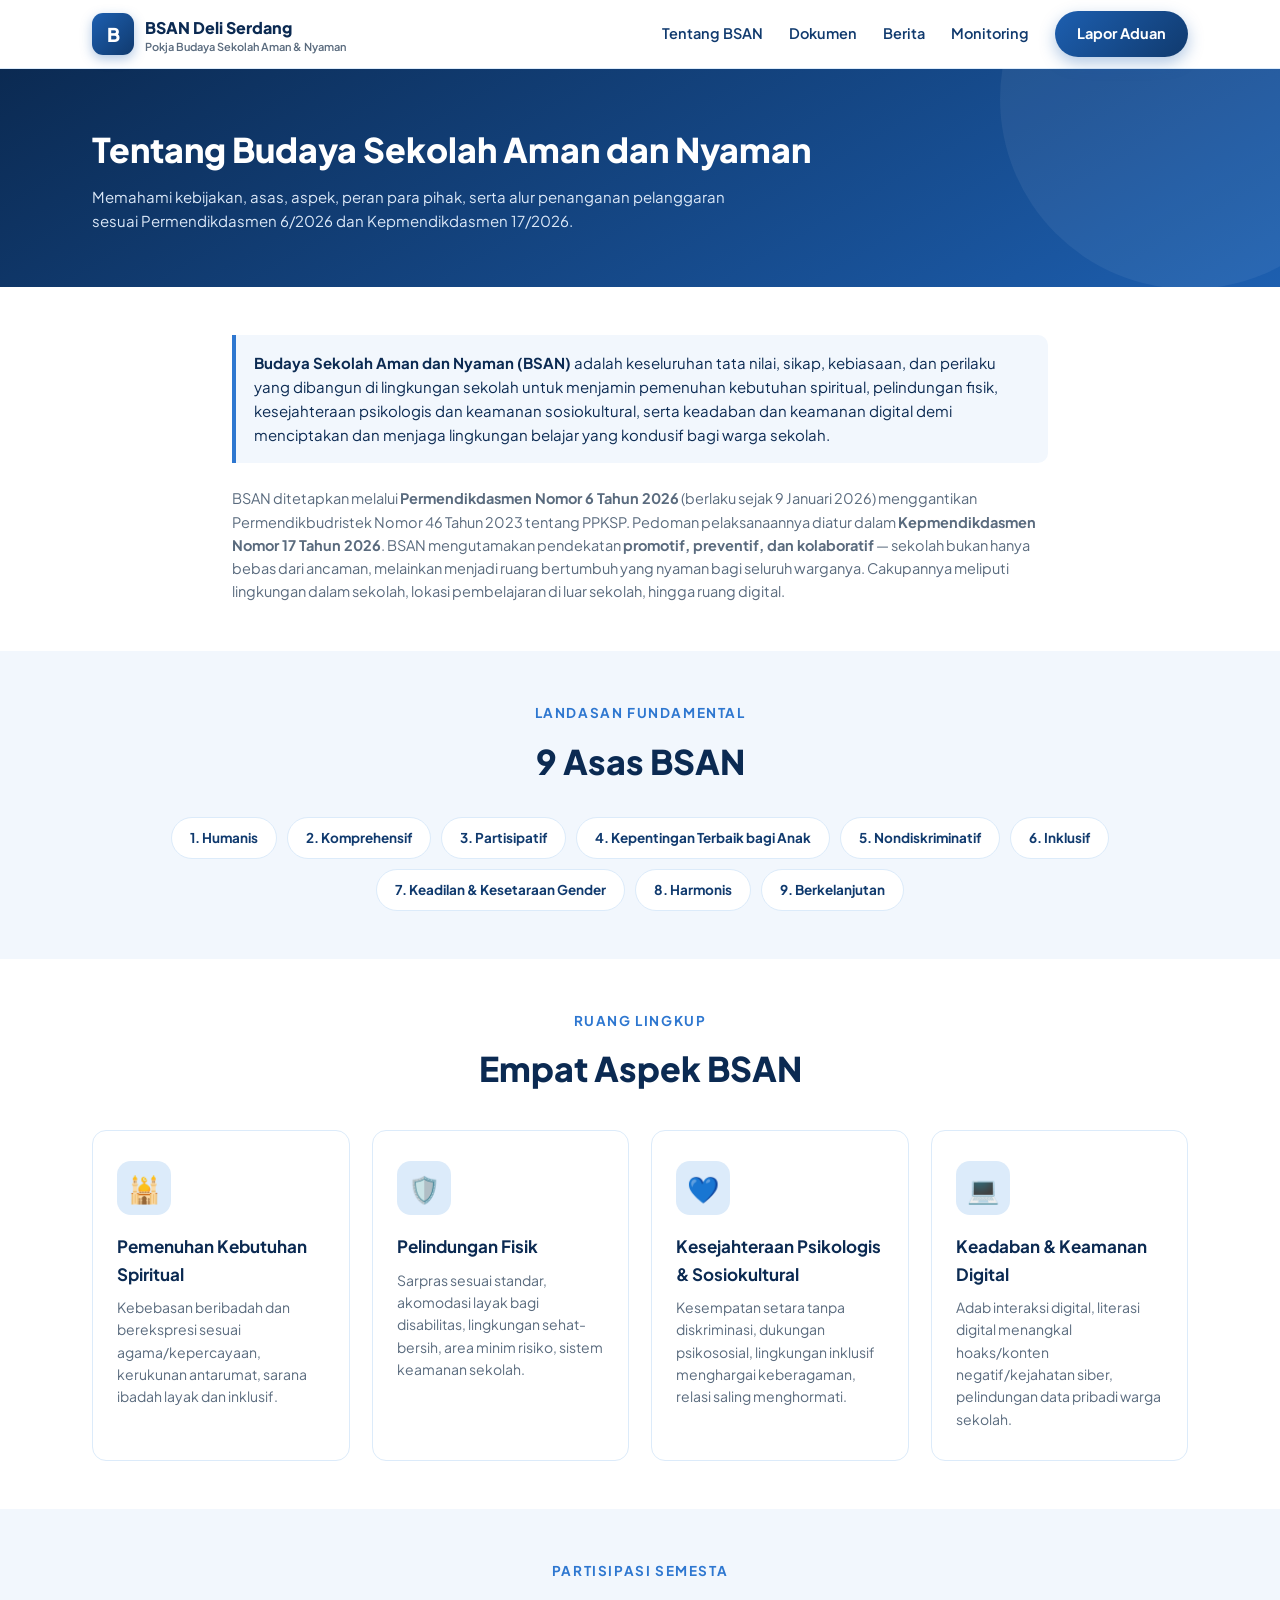
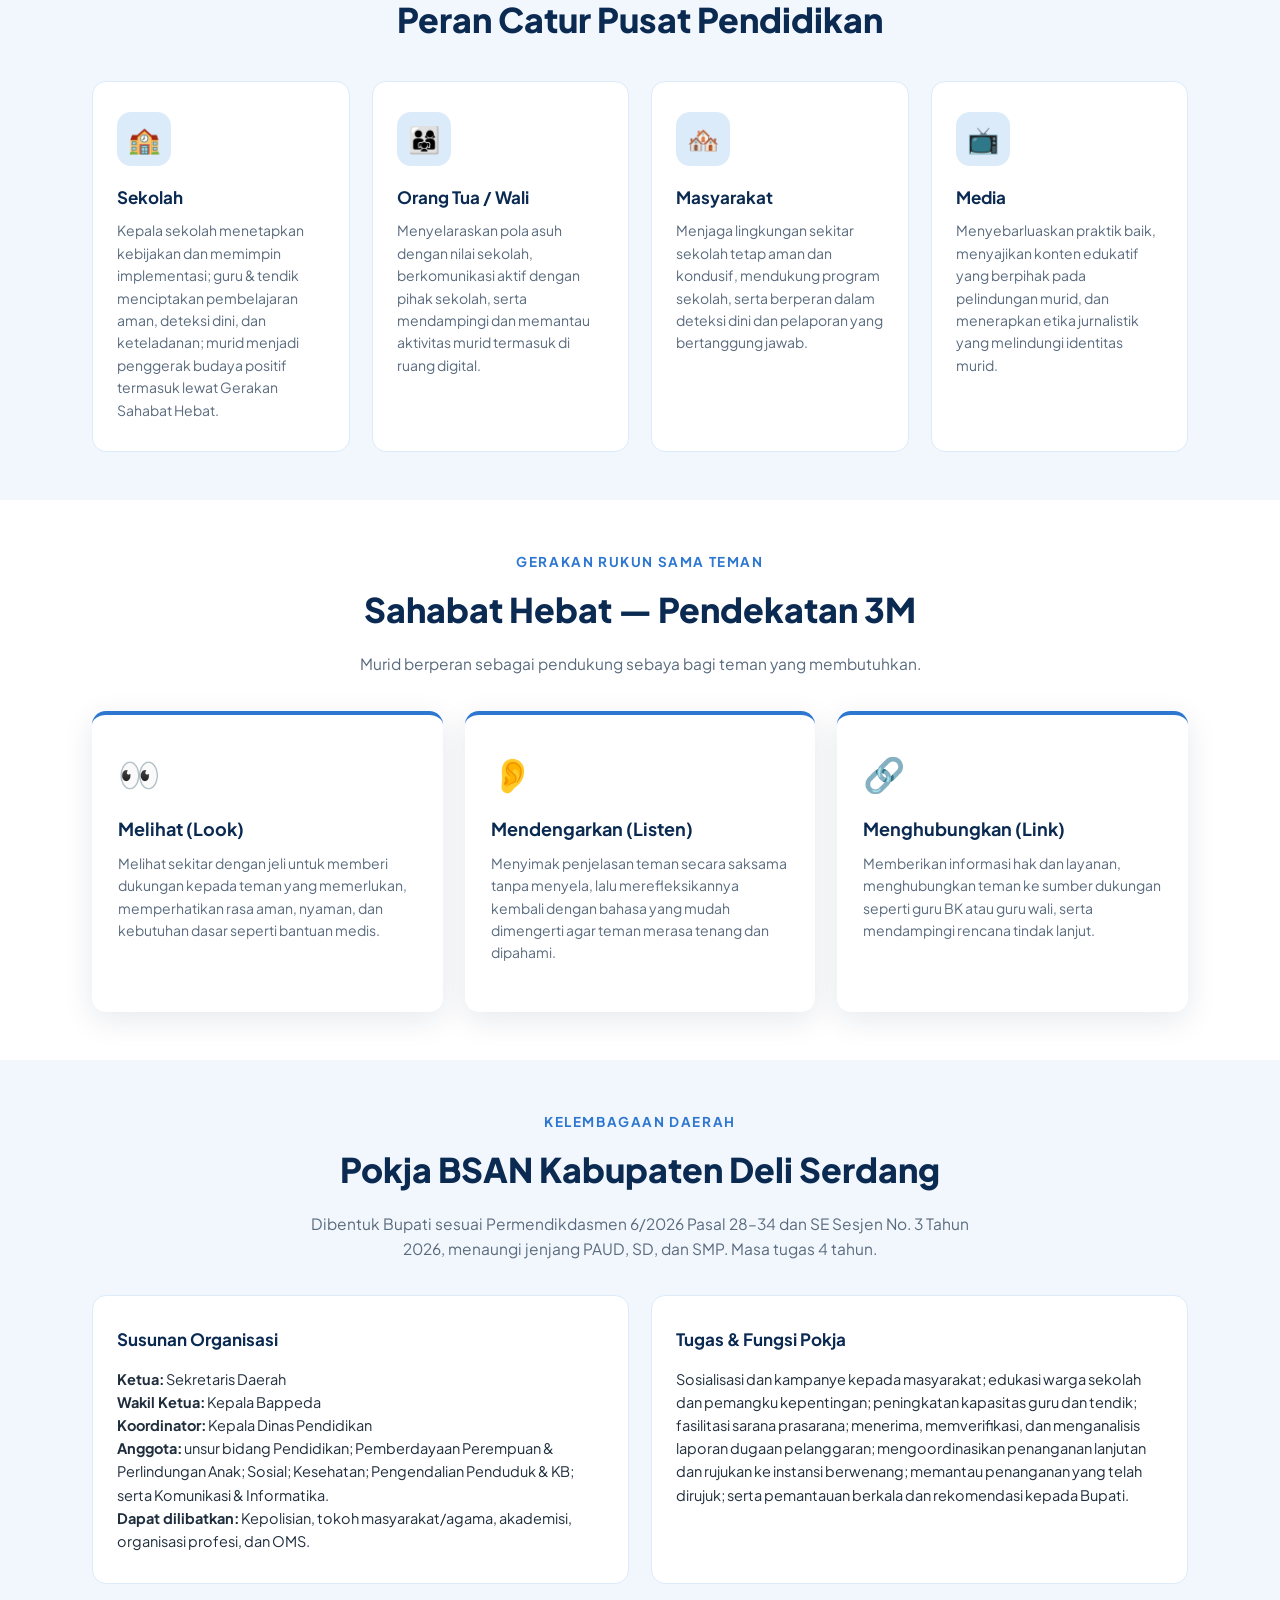
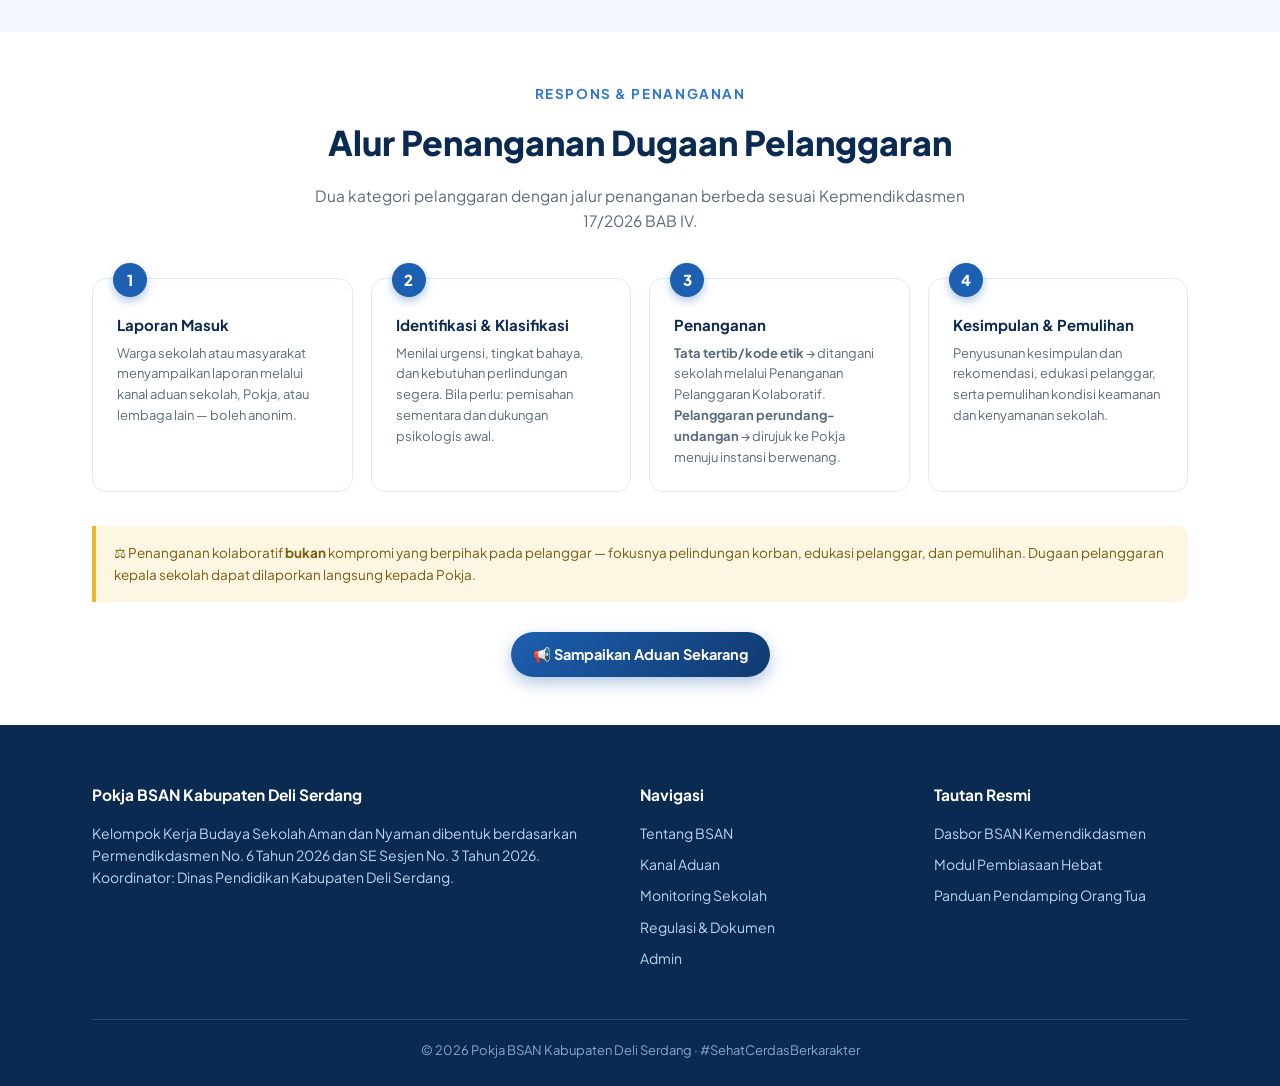
<file: tentang.html>
<!DOCTYPE html>
<html lang="id">
<head>
<meta charset="UTF-8">
<meta name="viewport" content="width=device-width, initial-scale=1.0">
<title>Tentang BSAN — BSAN Deli Serdang</title>
<link rel="preconnect" href="https://fonts.googleapis.com">
<link rel="preconnect" href="https://fonts.gstatic.com" crossorigin>
<link href="https://fonts.googleapis.com/css2?family=Plus+Jakarta+Sans:wght@400;500;600;700;800&display=swap" rel="stylesheet">
<link rel="stylesheet" href="style.css">
</head>
<body>

<nav class="nav">
  <div class="wadah nav-isi">
    <a href="index.html" class="brand">
      <div class="logo">B</div>
      <div>BSAN Deli Serdang<small>Pokja Budaya Sekolah Aman &amp; Nyaman</small></div>
    </a>
    <div class="menu" id="menu">
      <a href="tentang.html">Tentang BSAN</a>
      <a href="dokumen.html">Dokumen</a>
      <a href="berita.html">Berita</a>
      <a href="monitoring.html">Monitoring</a>
      <a href="aduan.html" class="tombol">Lapor Aduan</a>
    </div>
    <button class="burger" onclick="toggleMenu()">☰</button>
  </div>
</nav>

<header class="hero-mini">
  <div class="wadah">
    <h1>Tentang Budaya Sekolah Aman dan Nyaman</h1>
    <p>Memahami kebijakan, asas, aspek, peran para pihak, serta alur penanganan pelanggaran sesuai Permendikdasmen 6/2026 dan Kepmendikdasmen 17/2026.</p>
  </div>
</header>

<!-- DEFINISI -->
<section class="seksi rapat">
  <div class="wadah" style="max-width:860px">
    <div class="info-kotak" style="font-size:15px">
      <b>Budaya Sekolah Aman dan Nyaman (BSAN)</b> adalah keseluruhan tata nilai, sikap, kebiasaan, dan perilaku yang dibangun di lingkungan sekolah untuk menjamin pemenuhan kebutuhan spiritual, pelindungan fisik, kesejahteraan psikologis dan keamanan sosiokultural, serta keadaban dan keamanan digital demi menciptakan dan menjaga lingkungan belajar yang kondusif bagi warga sekolah.
    </div>
    <p style="color:var(--teks-muda);font-size:14.5px">BSAN ditetapkan melalui <b>Permendikdasmen Nomor 6 Tahun 2026</b> (berlaku sejak 9 Januari 2026) menggantikan Permendikbudristek Nomor 46 Tahun 2023 tentang PPKSP. Pedoman pelaksanaannya diatur dalam <b>Kepmendikdasmen Nomor 17 Tahun 2026</b>. BSAN mengutamakan pendekatan <b>promotif, preventif, dan kolaboratif</b> — sekolah bukan hanya bebas dari ancaman, melainkan menjadi ruang bertumbuh yang nyaman bagi seluruh warganya. Cakupannya meliputi lingkungan dalam sekolah, lokasi pembelajaran di luar sekolah, hingga ruang digital.</p>
  </div>
</section>

<!-- 9 ASAS -->
<section class="seksi rapat abu">
  <div class="wadah">
    <div class="kepala" style="margin-bottom:28px">
      <span class="label">Landasan Fundamental</span>
      <h2>9 Asas BSAN</h2>
    </div>
    <div class="asas-grid">
      <span>1. Humanis</span><span>2. Komprehensif</span><span>3. Partisipatif</span>
      <span>4. Kepentingan Terbaik bagi Anak</span><span>5. Nondiskriminatif</span><span>6. Inklusif</span>
      <span>7. Keadilan &amp; Kesetaraan Gender</span><span>8. Harmonis</span><span>9. Berkelanjutan</span>
    </div>
  </div>
</section>

<!-- 4 ASPEK -->
<section class="seksi rapat">
  <div class="wadah">
    <div class="kepala" style="margin-bottom:34px">
      <span class="label">Ruang Lingkup</span>
      <h2>Empat Aspek BSAN</h2>
    </div>
    <div class="grid4">
      <div class="aspek"><div class="ikon">🕌</div><h3>Pemenuhan Kebutuhan Spiritual</h3><p>Kebebasan beribadah dan berekspresi sesuai agama/kepercayaan, kerukunan antarumat, sarana ibadah layak dan inklusif.</p></div>
      <div class="aspek"><div class="ikon">🛡️</div><h3>Pelindungan Fisik</h3><p>Sarpras sesuai standar, akomodasi layak bagi disabilitas, lingkungan sehat-bersih, area minim risiko, sistem keamanan sekolah.</p></div>
      <div class="aspek"><div class="ikon">💙</div><h3>Kesejahteraan Psikologis &amp; Sosiokultural</h3><p>Kesempatan setara tanpa diskriminasi, dukungan psikososial, lingkungan inklusif menghargai keberagaman, relasi saling menghormati.</p></div>
      <div class="aspek"><div class="ikon">💻</div><h3>Keadaban &amp; Keamanan Digital</h3><p>Adab interaksi digital, literasi digital menangkal hoaks/konten negatif/kejahatan siber, pelindungan data pribadi warga sekolah.</p></div>
    </div>
  </div>
</section>

<!-- PERAN CATUR PUSAT -->
<section class="seksi rapat abu">
  <div class="wadah">
    <div class="kepala" style="margin-bottom:34px">
      <span class="label">Partisipasi Semesta</span>
      <h2>Peran Catur Pusat Pendidikan</h2>
    </div>
    <div class="grid4">
      <div class="aspek"><div class="ikon">🏫</div><h3>Sekolah</h3><p>Kepala sekolah menetapkan kebijakan dan memimpin implementasi; guru &amp; tendik menciptakan pembelajaran aman, deteksi dini, dan keteladanan; murid menjadi penggerak budaya positif termasuk lewat Gerakan Sahabat Hebat.</p></div>
      <div class="aspek"><div class="ikon">👨‍👩‍👧</div><h3>Orang Tua / Wali</h3><p>Menyelaraskan pola asuh dengan nilai sekolah, berkomunikasi aktif dengan pihak sekolah, serta mendampingi dan memantau aktivitas murid termasuk di ruang digital.</p></div>
      <div class="aspek"><div class="ikon">🏘️</div><h3>Masyarakat</h3><p>Menjaga lingkungan sekitar sekolah tetap aman dan kondusif, mendukung program sekolah, serta berperan dalam deteksi dini dan pelaporan yang bertanggung jawab.</p></div>
      <div class="aspek"><div class="ikon">📺</div><h3>Media</h3><p>Menyebarluaskan praktik baik, menyajikan konten edukatif yang berpihak pada pelindungan murid, dan menerapkan etika jurnalistik yang melindungi identitas murid.</p></div>
    </div>
  </div>
</section>

<!-- SAHABAT HEBAT -->
<section class="seksi rapat">
  <div class="wadah">
    <div class="kepala" style="margin-bottom:34px">
      <span class="label">Gerakan Rukun Sama Teman</span>
      <h2>Sahabat Hebat — Pendekatan 3M</h2>
      <p>Murid berperan sebagai pendukung sebaya bagi teman yang membutuhkan.</p>
    </div>
    <div class="grid3">
      <div class="layanan"><div class="ikon">👀</div><h3>Melihat (Look)</h3><p>Melihat sekitar dengan jeli untuk memberi dukungan kepada teman yang memerlukan, memperhatikan rasa aman, nyaman, dan kebutuhan dasar seperti bantuan medis.</p></div>
      <div class="layanan"><div class="ikon">👂</div><h3>Mendengarkan (Listen)</h3><p>Menyimak penjelasan teman secara saksama tanpa menyela, lalu merefleksikannya kembali dengan bahasa yang mudah dimengerti agar teman merasa tenang dan dipahami.</p></div>
      <div class="layanan"><div class="ikon">🔗</div><h3>Menghubungkan (Link)</h3><p>Memberikan informasi hak dan layanan, menghubungkan teman ke sumber dukungan seperti guru BK atau guru wali, serta mendampingi rencana tindak lanjut.</p></div>
    </div>
  </div>
</section>

<!-- POKJA -->
<section class="seksi rapat abu">
  <div class="wadah">
    <div class="kepala" style="margin-bottom:34px">
      <span class="label">Kelembagaan Daerah</span>
      <h2>Pokja BSAN Kabupaten Deli Serdang</h2>
      <p>Dibentuk Bupati sesuai Permendikdasmen 6/2026 Pasal 28–34 dan SE Sesjen No. 3 Tahun 2026, menaungi jenjang PAUD, SD, dan SMP. Masa tugas 4 tahun.</p>
    </div>
    <div class="grid2">
      <div class="aspek">
        <h3 style="margin-bottom:14px">Susunan Organisasi</h3>
        <p style="font-size:14.5px;color:var(--teks)">
          <b>Ketua:</b> Sekretaris Daerah<br>
          <b>Wakil Ketua:</b> Kepala Bappeda<br>
          <b>Koordinator:</b> Kepala Dinas Pendidikan<br>
          <b>Anggota:</b> unsur bidang Pendidikan; Pemberdayaan Perempuan &amp; Perlindungan Anak; Sosial; Kesehatan; Pengendalian Penduduk &amp; KB; serta Komunikasi &amp; Informatika.<br>
          <b>Dapat dilibatkan:</b> Kepolisian, tokoh masyarakat/agama, akademisi, organisasi profesi, dan OMS.
        </p>
      </div>
      <div class="aspek">
        <h3 style="margin-bottom:14px">Tugas &amp; Fungsi Pokja</h3>
        <p style="font-size:14.5px;color:var(--teks)">Sosialisasi dan kampanye kepada masyarakat; edukasi warga sekolah dan pemangku kepentingan; peningkatan kapasitas guru dan tendik; fasilitasi sarana prasarana; menerima, memverifikasi, dan menganalisis laporan dugaan pelanggaran; mengoordinasikan penanganan lanjutan dan rujukan ke instansi berwenang; memantau penanganan yang telah dirujuk; serta pemantauan berkala dan rekomendasi kepada Bupati.</p>
      </div>
    </div>
  </div>
</section>

<!-- ALUR PENANGANAN -->
<section class="seksi rapat">
  <div class="wadah">
    <div class="kepala" style="margin-bottom:44px">
      <span class="label">Respons &amp; Penanganan</span>
      <h2>Alur Penanganan Dugaan Pelanggaran</h2>
      <p>Dua kategori pelanggaran dengan jalur penanganan berbeda sesuai Kepmendikdasmen 17/2026 BAB IV.</p>
    </div>
    <div class="langkah">
      <div class="item"><h3>Laporan Masuk</h3><p>Warga sekolah atau masyarakat menyampaikan laporan melalui kanal aduan sekolah, Pokja, atau lembaga lain — boleh anonim.</p></div>
      <div class="item"><h3>Identifikasi &amp; Klasifikasi</h3><p>Menilai urgensi, tingkat bahaya, dan kebutuhan perlindungan segera. Bila perlu: pemisahan sementara dan dukungan psikologis awal.</p></div>
      <div class="item"><h3>Penanganan</h3><p><b>Tata tertib/kode etik</b> → ditangani sekolah melalui Penanganan Pelanggaran Kolaboratif. <b>Pelanggaran perundang-undangan</b> → dirujuk ke Pokja menuju instansi berwenang.</p></div>
      <div class="item"><h3>Kesimpulan &amp; Pemulihan</h3><p>Penyusunan kesimpulan dan rekomendasi, edukasi pelanggar, serta pemulihan kondisi keamanan dan kenyamanan sekolah.</p></div>
    </div>
    <div class="info-kotak kuning" style="margin-top:34px">
      ⚖️ Penanganan kolaboratif <b>bukan</b> kompromi yang berpihak pada pelanggar — fokusnya pelindungan korban, edukasi pelanggar, dan pemulihan. Dugaan pelanggaran kepala sekolah dapat dilaporkan langsung kepada Pokja.
    </div>
    <p style="text-align:center;margin-top:30px">
      <a href="aduan.html" class="tombol">📢 Sampaikan Aduan Sekarang</a>
    </p>
  </div>
</section>

<footer class="tanpa-jarak">
  <div class="wadah">
    <div class="footer-grid">
      <div>
        <h4>Pokja BSAN Kabupaten Deli Serdang</h4>
        <p>Kelompok Kerja Budaya Sekolah Aman dan Nyaman dibentuk berdasarkan Permendikdasmen No. 6 Tahun 2026 dan SE Sesjen No. 3 Tahun 2026. Koordinator: Dinas Pendidikan Kabupaten Deli Serdang.</p>
      </div>
      <div>
        <h4>Navigasi</h4>
        <a href="tentang.html">Tentang BSAN</a>
        <a href="aduan.html">Kanal Aduan</a>
        <a href="monitoring.html">Monitoring Sekolah</a>
        <a href="dokumen.html">Regulasi &amp; Dokumen</a>
        <a href="admin.html">Admin</a>
      </div>
      <div>
        <h4>Tautan Resmi</h4>
        <a href="https://cerdasberkarakter.kemendikdasmen.go.id/budayasekolahamannyaman/" target="_blank" rel="noopener">Dasbor BSAN Kemendikdasmen</a>
        <a href="https://cerdasberkarakter.kemendikdasmen.go.id/modulpembiasaanhebat/" target="_blank" rel="noopener">Modul Pembiasaan Hebat</a>
        <a href="https://cerdasberkarakter.kemendikdasmen.go.id/buku-panduan-pendamping-orangtua/" target="_blank" rel="noopener">Panduan Pendamping Orang Tua</a>
      </div>
    </div>
    <div class="footer-bawah">© 2026 Pokja BSAN Kabupaten Deli Serdang · #SehatCerdasBerkarakter</div>
  </div>
</footer>

<script src="config.js"></script>
<script src="app.js"></script>
</body>
</html>
</file>
<file: style.css>
/* ============================================================
   BSAN Deli Serdang — Stylesheet Bersama
   Nuansa biru elegan. Dipakai oleh seluruh halaman.
   ============================================================ */
:root{
  --biru-900:#0b2a52;
  --biru-800:#103a6e;
  --biru-700:#15498a;
  --biru-600:#1d5fb0;
  --biru-500:#2e77d0;
  --biru-400:#5b9be0;
  --biru-100:#dcebfa;
  --biru-50:#f2f7fd;
  --emas:#f0b429;
  --putih:#ffffff;
  --teks:#1f2d3d;
  --teks-muda:#5a6b7e;
  --hijau:#1e9e6a;
  --merah:#d64545;
  --radius:14px;
  --bayang:0 8px 30px rgba(11,42,82,.10);
}
*{margin:0;padding:0;box-sizing:border-box}
html{scroll-behavior:smooth}
body{font-family:'Plus Jakarta Sans',system-ui,-apple-system,sans-serif;color:var(--teks);background:var(--putih);line-height:1.6}
img{max-width:100%}
a{text-decoration:none;color:inherit}
.wadah{max-width:1140px;margin:0 auto;padding:0 22px}

/* ====== NAVBAR ====== */
.nav{position:sticky;top:0;z-index:50;background:rgba(255,255,255,.92);backdrop-filter:blur(10px);border-bottom:1px solid var(--biru-100)}
.nav-isi{display:flex;align-items:center;justify-content:space-between;height:68px}
.brand{display:flex;align-items:center;gap:11px;font-weight:800;color:var(--biru-900)}
.brand .logo{width:42px;height:42px;border-radius:11px;background:linear-gradient(135deg,var(--biru-600),var(--biru-800));display:flex;align-items:center;justify-content:center;color:#fff;font-size:19px;font-weight:800;box-shadow:0 4px 12px rgba(29,95,176,.35)}
.brand small{display:block;font-size:11px;font-weight:600;color:var(--teks-muda);line-height:1.2}
.menu{display:flex;gap:26px;align-items:center;font-size:14.5px;font-weight:600;color:var(--biru-800)}
.menu a:hover{color:var(--biru-500)}
.tombol{display:inline-block;background:linear-gradient(135deg,var(--biru-600),var(--biru-800));color:#fff;padding:11px 22px;border-radius:999px;font-weight:700;font-size:14.5px;box-shadow:0 6px 16px rgba(29,95,176,.35);transition:.2s;border:none;cursor:pointer;font-family:inherit}
.tombol:hover{transform:translateY(-2px);box-shadow:0 10px 22px rgba(29,95,176,.45)}
.tombol.putih{background:#fff;color:var(--biru-800);box-shadow:0 6px 16px rgba(0,0,0,.18)}
.tombol.garis{background:transparent;border:2px solid rgba(255,255,255,.7);box-shadow:none;color:#fff}
.tombol.kecil{padding:7px 16px;font-size:13px}
.tombol.bahaya{background:var(--merah)}
.tombol.netral{background:var(--biru-50);color:var(--biru-800);box-shadow:none;border:1px solid var(--biru-100)}
.tombol:disabled{opacity:.6;cursor:not-allowed;transform:none}
.burger{display:none;background:none;border:none;font-size:26px;color:var(--biru-800);cursor:pointer}

/* ====== HERO (beranda) ====== */
.hero{background:linear-gradient(150deg,var(--biru-900) 0%,var(--biru-700) 55%,var(--biru-500) 100%);color:#fff;position:relative;overflow:hidden}
.hero::before{content:"";position:absolute;width:560px;height:560px;border-radius:50%;background:rgba(255,255,255,.06);top:-220px;right:-140px}
.hero::after{content:"";position:absolute;width:340px;height:340px;border-radius:50%;background:rgba(255,255,255,.05);bottom:-160px;left:-100px}
.hero-isi{position:relative;z-index:1;padding:84px 0 96px;max-width:760px}
.pita{display:inline-block;background:rgba(255,255,255,.14);border:1px solid rgba(255,255,255,.25);padding:7px 16px;border-radius:999px;font-size:13px;font-weight:600;letter-spacing:.4px;margin-bottom:22px}
.hero h1{font-size:clamp(30px,5vw,46px);font-weight:800;line-height:1.18;margin-bottom:18px}
.hero h1 span{color:var(--emas)}
.hero p{font-size:clamp(15px,2vw,17.5px);color:#dbe8f8;max-width:600px;margin-bottom:32px}
.hero-aksi{display:flex;gap:14px;flex-wrap:wrap}

/* ====== HERO MINI (halaman dalam) ====== */
.hero-mini{background:linear-gradient(150deg,var(--biru-900),var(--biru-600));color:#fff;padding:54px 0;position:relative;overflow:hidden}
.hero-mini::before{content:"";position:absolute;width:380px;height:380px;border-radius:50%;background:rgba(255,255,255,.06);top:-160px;right:-100px}
.hero-mini h1{font-size:clamp(24px,4vw,34px);font-weight:800;position:relative;z-index:1}
.hero-mini p{color:#dbe8f8;max-width:640px;margin-top:8px;position:relative;z-index:1;font-size:15px}

/* ====== STATISTIK ====== */
.statistik{margin-top:-46px;position:relative;z-index:2}
.stat-kartu{background:#fff;border-radius:var(--radius);box-shadow:var(--bayang);display:grid;grid-template-columns:repeat(4,1fr);overflow:hidden}
.stat{padding:26px 18px;text-align:center;border-right:1px solid var(--biru-50)}
.stat:last-child{border-right:none}
.stat b{display:block;font-size:30px;font-weight:800;color:var(--biru-700)}
.stat span{font-size:13px;color:var(--teks-muda);font-weight:600}

/* ====== SEKSI ====== */
.seksi{padding:84px 0}
.seksi.rapat{padding:48px 0}
.seksi.abu{background:var(--biru-50)}
.kepala{text-align:center;max-width:680px;margin:0 auto 50px}
.kepala .label{color:var(--biru-500);font-weight:700;font-size:13.5px;letter-spacing:1.6px;text-transform:uppercase}
.kepala h2{font-size:clamp(24px,3.5vw,34px);font-weight:800;color:var(--biru-900);margin:10px 0 14px}
.kepala p{color:var(--teks-muda);font-size:15.5px}

/* ====== GRID & KARTU ====== */
.grid4{display:grid;grid-template-columns:repeat(4,1fr);gap:22px}
.grid3{display:grid;grid-template-columns:repeat(3,1fr);gap:22px}
.grid2{display:grid;grid-template-columns:repeat(2,1fr);gap:22px}
.aspek{background:#fff;border:1px solid var(--biru-100);border-radius:var(--radius);padding:30px 24px;transition:.25s}
.aspek:hover{transform:translateY(-6px);box-shadow:var(--bayang);border-color:var(--biru-400)}
.aspek .ikon{width:54px;height:54px;border-radius:14px;background:var(--biru-100);display:flex;align-items:center;justify-content:center;font-size:26px;margin-bottom:18px}
.aspek h3{font-size:17px;font-weight:700;color:var(--biru-900);margin-bottom:8px}
.aspek p{font-size:14px;color:var(--teks-muda)}
.layanan{background:#fff;border-radius:var(--radius);padding:32px 26px;box-shadow:var(--bayang);border-top:4px solid var(--biru-500);transition:.25s}
.layanan:hover{transform:translateY(-6px)}
.layanan .ikon{font-size:34px;margin-bottom:14px}
.layanan h3{font-size:18px;font-weight:700;color:var(--biru-900);margin-bottom:8px}
.layanan p{font-size:14px;color:var(--teks-muda);margin-bottom:16px}
.tautan{color:var(--biru-600);font-weight:700;font-size:14px}
.tautan:hover{color:var(--biru-800)}

/* ====== CTA ====== */
.cta{background:linear-gradient(135deg,var(--biru-800),var(--biru-600));border-radius:20px;color:#fff;padding:54px 48px;display:flex;align-items:center;justify-content:space-between;gap:32px;flex-wrap:wrap;position:relative;overflow:hidden}
.cta::before{content:"";position:absolute;width:300px;height:300px;border-radius:50%;background:rgba(255,255,255,.07);top:-120px;right:-80px}
.cta h2{font-size:clamp(22px,3vw,30px);font-weight:800;margin-bottom:10px}
.cta p{color:#dbe8f8;max-width:560px;font-size:15px}
.cta .aksi{display:flex;gap:12px;flex-wrap:wrap}
.cta-poin{display:flex;gap:18px;margin-top:18px;flex-wrap:wrap;font-size:13.5px;font-weight:600}
.cta-poin span{display:flex;align-items:center;gap:7px;background:rgba(255,255,255,.12);padding:7px 14px;border-radius:999px}

/* ====== BERITA ====== */
.berita-grid{display:grid;grid-template-columns:repeat(3,1fr);gap:22px}
.kartu-berita{background:#fff;border:1px solid var(--biru-100);border-radius:var(--radius);overflow:hidden;transition:.25s;display:block}
.kartu-berita:hover{box-shadow:var(--bayang);transform:translateY(-5px)}
.kartu-berita .gambar{height:160px;background:linear-gradient(135deg,var(--biru-400),var(--biru-700));display:flex;align-items:center;justify-content:center;color:#fff;font-size:42px;background-size:cover;background-position:center}
.kartu-berita .isi{padding:22px}
.kartu-berita .meta{font-size:12.5px;color:var(--biru-500);font-weight:700;text-transform:uppercase;letter-spacing:.8px}
.kartu-berita h3{font-size:16.5px;font-weight:700;color:var(--biru-900);margin:8px 0 8px;line-height:1.4}
.kartu-berita p{font-size:13.5px;color:var(--teks-muda)}
.artikel{max-width:760px;margin:0 auto}
.artikel h1{font-size:clamp(24px,4vw,34px);color:var(--biru-900);line-height:1.3;margin-bottom:10px}
.artikel .meta{color:var(--biru-500);font-weight:700;font-size:13.5px;text-transform:uppercase;letter-spacing:.8px}
.artikel .badan{margin-top:26px;font-size:16px;color:var(--teks)}
.artikel .badan p{margin-bottom:16px}

/* ====== FORM ====== */
.form-kartu{background:#fff;border-radius:var(--radius);box-shadow:var(--bayang);padding:38px;max-width:820px;margin:0 auto}
.form-bagian{margin-bottom:28px}
.form-bagian>h3{font-size:16px;font-weight:800;color:var(--biru-800);padding-bottom:10px;border-bottom:2px solid var(--biru-100);margin-bottom:18px}
.field{margin-bottom:18px}
.field label{display:block;font-weight:700;font-size:14px;color:var(--biru-900);margin-bottom:7px}
.field label .ops{font-weight:500;color:var(--teks-muda);font-size:12.5px}
.field input[type=text],.field input[type=email],.field input[type=tel],.field input[type=date],.field input[type=password],.field input[type=url],.field select,.field textarea{width:100%;padding:12px 14px;border:1.5px solid #ccd9ea;border-radius:10px;font-family:inherit;font-size:14.5px;color:var(--teks);background:#fff;transition:.15s}
.field input:focus,.field select:focus,.field textarea:focus{outline:none;border-color:var(--biru-500);box-shadow:0 0 0 3px rgba(46,119,208,.15)}
.field textarea{min-height:120px;resize:vertical}
.field .bantuan{font-size:12.5px;color:var(--teks-muda);margin-top:5px}
.baris2{display:grid;grid-template-columns:1fr 1fr;gap:16px}
.pilihan{display:flex;gap:12px;flex-wrap:wrap}
.pilihan label{display:flex;align-items:center;gap:8px;border:1.5px solid #ccd9ea;border-radius:10px;padding:11px 16px;cursor:pointer;font-weight:600;font-size:14px;transition:.15s;margin:0}
.pilihan label:hover{border-color:var(--biru-400)}
.pilihan input{accent-color:var(--biru-600)}
.pilihan label:has(input:checked){border-color:var(--biru-600);background:var(--biru-50);color:var(--biru-800)}
.ceklis{display:flex;flex-direction:column;gap:10px}
.ceklis label{display:flex;gap:10px;align-items:flex-start;font-size:14px;font-weight:500;cursor:pointer;background:var(--biru-50);padding:12px 14px;border-radius:10px;border:1.5px solid transparent}
.ceklis label:has(input:checked){border-color:var(--biru-500);background:var(--biru-100)}
.ceklis input{margin-top:3px;accent-color:var(--biru-600);width:17px;height:17px;flex-shrink:0}
.info-kotak{background:var(--biru-50);border-left:4px solid var(--biru-500);border-radius:0 10px 10px 0;padding:16px 18px;font-size:13.5px;color:var(--biru-900);margin-bottom:24px}
.info-kotak.kuning{background:#fdf6e3;border-color:var(--emas);color:#7a5b0e}
.peringatan{background:#fdecec;border-left:4px solid var(--merah);border-radius:0 10px 10px 0;padding:14px 18px;font-size:13.5px;color:#8a2f2f;margin-bottom:20px}
.sukses-kotak{background:#e8f7f0;border:1.5px solid var(--hijau);border-radius:var(--radius);padding:32px;text-align:center}
.sukses-kotak .tiket{font-size:26px;font-weight:800;color:var(--biru-800);background:#fff;border:2px dashed var(--biru-500);border-radius:12px;padding:14px 22px;display:inline-block;margin:14px 0;letter-spacing:1px}
.tersembunyi{display:none !important}

/* ====== STATUS BADGE ====== */
.badge{display:inline-block;padding:5px 14px;border-radius:999px;font-size:12.5px;font-weight:700}
.badge.diterima{background:var(--biru-100);color:var(--biru-800)}
.badge.diverifikasi{background:#fdf6e3;color:#9a7410}
.badge.ditindaklanjuti{background:#ede7fb;color:#5b3fa8}
.badge.dirujuk{background:#ede7fb;color:#5b3fa8}
.badge.selesai{background:#e8f7f0;color:var(--hijau)}
.badge.spam{background:#fdecec;color:var(--merah)}
.badge.draft{background:#eef1f5;color:var(--teks-muda)}
.badge.tayang{background:#e8f7f0;color:var(--hijau)}

/* ====== TABEL ====== */
.tabel-bungkus{overflow-x:auto;background:#fff;border-radius:var(--radius);box-shadow:var(--bayang)}
table.tabel{width:100%;border-collapse:collapse;font-size:13.5px;min-width:640px}
table.tabel th{background:var(--biru-800);color:#fff;text-align:left;padding:12px 14px;font-weight:700;white-space:nowrap}
table.tabel td{padding:11px 14px;border-bottom:1px solid var(--biru-50);vertical-align:top}
table.tabel tr:hover td{background:var(--biru-50)}

/* ====== DOKUMEN ====== */
.dok-item{display:flex;gap:18px;align-items:center;background:#fff;border:1px solid var(--biru-100);border-radius:var(--radius);padding:20px 22px;margin-bottom:14px;transition:.2s}
.dok-item:hover{box-shadow:var(--bayang);border-color:var(--biru-400)}
.dok-item .ikon{width:52px;height:52px;border-radius:12px;background:var(--biru-100);display:flex;align-items:center;justify-content:center;font-size:24px;flex-shrink:0}
.dok-item .info{flex:1}
.dok-item h3{font-size:15.5px;font-weight:700;color:var(--biru-900)}
.dok-item .kat{font-size:12px;color:var(--biru-500);font-weight:700;text-transform:uppercase;letter-spacing:.6px}
.dok-item p{font-size:13px;color:var(--teks-muda)}

/* ====== ADMIN ====== */
.admin-tab{display:flex;gap:8px;flex-wrap:wrap;margin-bottom:26px}
.admin-tab button{background:#fff;border:1.5px solid var(--biru-100);border-radius:999px;padding:10px 20px;font-family:inherit;font-weight:700;font-size:14px;color:var(--biru-800);cursor:pointer;transition:.15s}
.admin-tab button.aktif{background:var(--biru-700);color:#fff;border-color:var(--biru-700)}
.panel{background:#fff;border-radius:var(--radius);box-shadow:var(--bayang);padding:28px}
.panel h2{font-size:19px;color:var(--biru-900);margin-bottom:18px}
.panel-kepala{display:flex;justify-content:space-between;align-items:center;gap:14px;flex-wrap:wrap;margin-bottom:18px}
.rekap-grid{display:grid;grid-template-columns:repeat(4,1fr);gap:16px;margin-bottom:26px}
.rekap-kartu{background:linear-gradient(135deg,var(--biru-700),var(--biru-500));color:#fff;border-radius:var(--radius);padding:22px;text-align:center}
.rekap-kartu b{display:block;font-size:30px;font-weight:800}
.rekap-kartu span{font-size:12.5px;font-weight:600;opacity:.85}
.modal-latar{position:fixed;inset:0;background:rgba(11,42,82,.55);z-index:100;display:flex;align-items:center;justify-content:center;padding:20px}
.modal{background:#fff;border-radius:var(--radius);max-width:680px;width:100%;max-height:88vh;overflow-y:auto;padding:30px}
.modal h3{color:var(--biru-900);margin-bottom:16px;font-size:18px}
.detail-baris{display:grid;grid-template-columns:160px 1fr;gap:8px;padding:8px 0;border-bottom:1px solid var(--biru-50);font-size:14px}
.detail-baris b{color:var(--biru-800)}
.muat{text-align:center;padding:40px;color:var(--teks-muda);font-weight:600}
.bar-bungkus{background:var(--biru-50);border-radius:999px;height:18px;overflow:hidden}
.bar-isi{background:linear-gradient(90deg,var(--biru-500),var(--biru-700));height:100%;border-radius:999px;color:#fff;font-size:11px;font-weight:700;display:flex;align-items:center;justify-content:flex-end;padding-right:8px;min-width:30px}

/* ====== ALUR / LANGKAH ====== */
.langkah{display:grid;grid-template-columns:repeat(4,1fr);gap:18px;counter-reset:lk}
.langkah .item{background:#fff;border:1px solid var(--biru-100);border-radius:var(--radius);padding:24px;position:relative;counter-increment:lk}
.langkah .item::before{content:counter(lk);position:absolute;top:-16px;left:20px;width:34px;height:34px;border-radius:50%;background:var(--biru-600);color:#fff;font-weight:800;display:flex;align-items:center;justify-content:center;font-size:15px;box-shadow:0 4px 10px rgba(29,95,176,.35)}
.langkah h3{font-size:15px;color:var(--biru-900);margin:10px 0 6px}
.langkah p{font-size:13px;color:var(--teks-muda)}

/* ====== DAFTAR ASAS ====== */
.asas-grid{display:flex;flex-wrap:wrap;gap:10px;justify-content:center}
.asas-grid span{background:#fff;border:1.5px solid var(--biru-100);color:var(--biru-800);font-weight:700;font-size:13.5px;padding:9px 18px;border-radius:999px}

/* ====== FOOTER ====== */
footer{background:var(--biru-900);color:#bcd2ec;padding:58px 0 26px;font-size:14px;margin-top:84px}
footer.tanpa-jarak{margin-top:0}
.footer-grid{display:grid;grid-template-columns:2fr 1fr 1fr;gap:40px;margin-bottom:40px}
footer h4{color:#fff;font-size:15.5px;margin-bottom:14px;font-weight:700}
footer a{display:block;margin-bottom:9px;color:#bcd2ec}
footer a:hover{color:#fff}
.footer-bawah{border-top:1px solid rgba(255,255,255,.14);padding-top:20px;text-align:center;font-size:13px;color:#8aa6c9}

/* ====== RESPONSIF ====== */
@media (max-width:900px){
  .grid4,.langkah{grid-template-columns:repeat(2,1fr)}
  .grid3,.berita-grid{grid-template-columns:1fr 1fr}
  .stat-kartu{grid-template-columns:repeat(2,1fr)}
  .stat:nth-child(2){border-right:none}
  .stat:nth-child(1),.stat:nth-child(2){border-bottom:1px solid var(--biru-50)}
  .footer-grid{grid-template-columns:1fr 1fr}
  .rekap-grid{grid-template-columns:repeat(2,1fr)}
}
@media (max-width:640px){
  .menu{display:none;position:absolute;top:68px;left:0;right:0;background:#fff;flex-direction:column;padding:18px 22px;gap:16px;border-bottom:1px solid var(--biru-100);box-shadow:var(--bayang)}
  .menu.buka{display:flex}
  .burger{display:block}
  .grid4,.grid3,.grid2,.berita-grid,.langkah{grid-template-columns:1fr}
  .baris2{grid-template-columns:1fr}
  .cta{padding:38px 26px}
  .hero-isi{padding:64px 0 86px}
  .footer-grid{grid-template-columns:1fr}
  .form-kartu{padding:26px 20px}
  .detail-baris{grid-template-columns:1fr}
  .rekap-grid{grid-template-columns:1fr 1fr}
}
</file>
